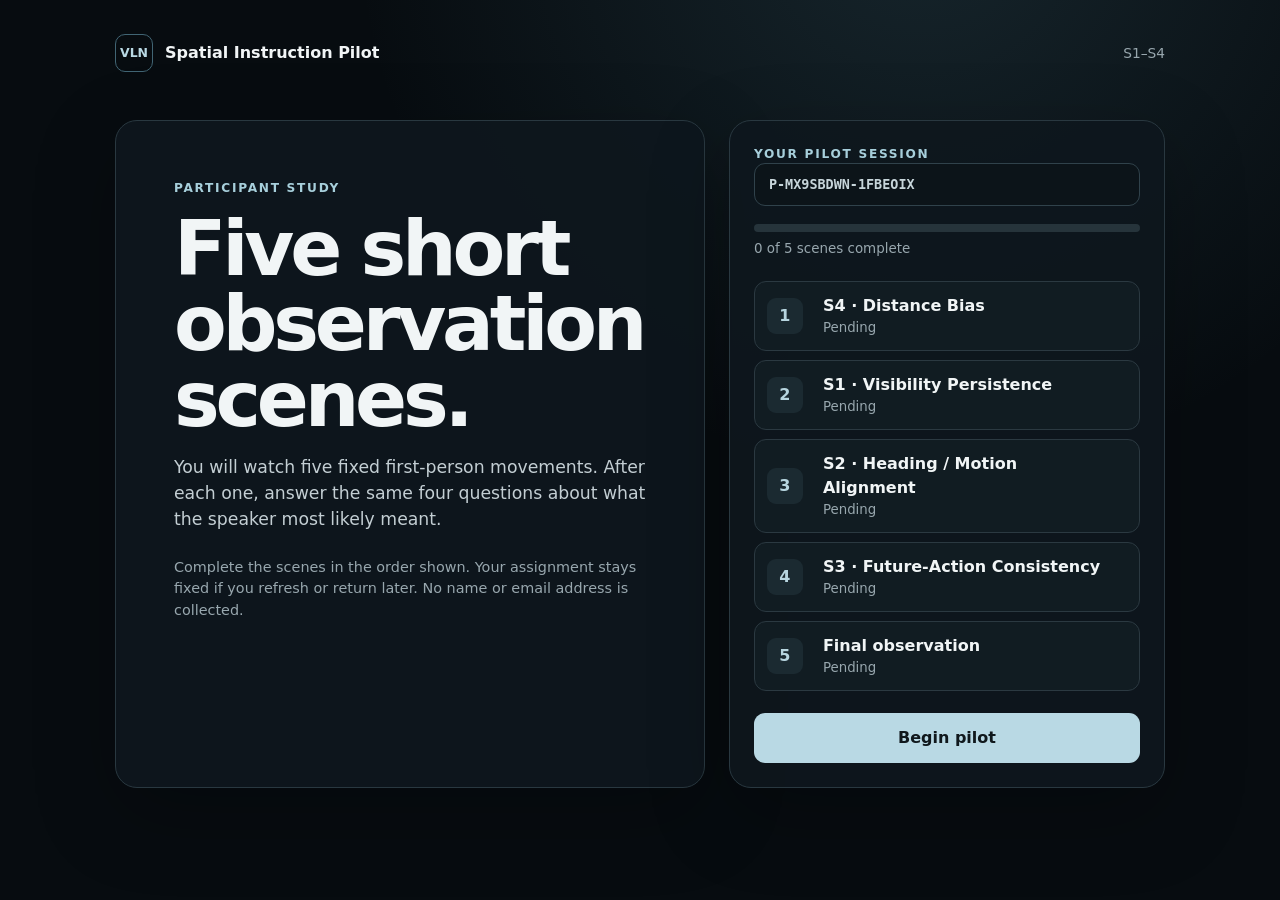
<file: index.html>
<!doctype html>
<html lang="en">
<head>
  <meta charset="utf-8"><meta name="viewport" content="width=device-width,initial-scale=1">
  <title>VLN Spatial Instruction Pilot</title>
  <meta name="description" content="Five-trial pilot for underspecified spatial navigation instructions.">
  <link rel="icon" type="image/svg+xml" href="data:image/svg+xml,%3Csvg xmlns='http://www.w3.org/2000/svg' viewBox='0 0 64 64'%3E%3Crect width='64' height='64' rx='14' fill='%23080d12'/%3E%3Cpath d='M15 45V19h8l9 14 9-14h8v26h-8V31l-9 13-9-13v14z' fill='%23b9d9e4'/%3E%3C/svg%3E">
  <script src="pilot-core.js"></script>
  <style>
    [hidden]{display:none!important}
    :root{color-scheme:dark;--bg:#070c10;--panel:#111a20;--ink:#f1f5f6;--muted:#98a7ae;--line:#293840;--accent:#b9d9e4}*{box-sizing:border-box}body{margin:0;background:radial-gradient(circle at 72% -10%,rgba(76,126,143,.22),transparent 42%),var(--bg);color:var(--ink);font:16px/1.5 Inter,ui-sans-serif,system-ui,-apple-system,"Segoe UI",sans-serif;min-height:100dvh}button,a{font:inherit}.shell{width:min(1050px,calc(100% - 32px));margin:auto;padding:34px 0 54px}.top{display:flex;align-items:center;justify-content:space-between;gap:20px;margin-bottom:48px}.brand{display:flex;align-items:center;gap:12px;font-weight:800}.mark{width:38px;height:38px;display:grid;place-items:center;border:1px solid #416574;border-radius:10px;color:var(--accent);font-size:.78rem}.internal{color:var(--muted);font-size:.86rem;text-decoration:none}.hero{display:grid;grid-template-columns:minmax(0,1.15fr) minmax(330px,.85fr);gap:24px;align-items:stretch}.intro,.status{border:1px solid var(--line);border-radius:22px;background:rgba(14,23,29,.9);box-shadow:0 26px 80px rgba(0,0,0,.25)}.intro{padding:clamp(28px,5vw,58px)}.eyebrow{color:#a7cfdb;text-transform:uppercase;letter-spacing:.14em;font-size:.76rem;font-weight:800}h1{margin:14px 0 18px;max-width:12ch;font-size:clamp(2.4rem,6vw,4.8rem);line-height:.98;letter-spacing:-.055em}.lede{max-width:58ch;color:#c3ced3;font-size:1.08rem}.privacy{margin-top:24px;color:var(--muted);font-size:.9rem}.status{padding:24px}.id{padding:13px 14px;border:1px solid #30424b;border-radius:11px;background:#0c1419;color:#c7d5da;font:700 .84rem ui-monospace,monospace;overflow-wrap:anywhere}.progress{height:8px;margin:18px 0 7px;border-radius:99px;background:#26343b;overflow:hidden}.progress>span{display:block;height:100%;background:linear-gradient(90deg,#7aa9b8,#c0dfe8);width:0}.progress-label{color:var(--muted);font-size:.84rem}.scenes{display:grid;gap:9px;margin:22px 0}.scene{display:grid;grid-template-columns:44px 1fr auto;align-items:center;gap:12px;padding:12px;border:1px solid #2b3941;border-radius:12px;background:#111c22}.scene.done{border-color:#3c6756;background:rgba(55,104,82,.14)}.scene .num{width:36px;height:36px;display:grid;place-items:center;border-radius:9px;background:#1b2a31;color:#b7d5df;font-weight:800}.scene strong{display:block}.scene small{display:block;color:var(--muted)}.badge{font-size:.76rem;color:#b5c3c8}.actions{display:grid;gap:10px}.primary,.secondary{min-height:50px;border-radius:11px;border:1px solid transparent;padding:0 18px;font-weight:800;cursor:pointer}.primary{background:var(--accent);color:#10181c}.secondary{background:#152229;border-color:#354852;color:#dbe6e9}.exports{display:grid;grid-template-columns:1fr 1fr;gap:9px;margin-top:10px}.complete-note{display:none;margin:14px 0;padding:13px;border:1px solid #426a59;border-radius:10px;background:rgba(67,112,91,.16);color:#cbe6d7}@media(max-width:800px){.shell{padding-top:20px}.top{margin-bottom:24px}.hero{grid-template-columns:1fr}.intro{padding:28px}h1{font-size:3rem}}
  </style>
</head>
<body>
  <main class="shell">
    <header class="top"><div class="brand"><span class="mark">VLN</span><span>Spatial Instruction Pilot</span></div><span class="internal">S1–S4</span></header>
    <section class="hero">
      <article class="intro"><div class="eyebrow">Participant study</div><h1>Five short observation scenes.</h1><p class="lede">You will watch five fixed first-person movements. After each one, answer the same four questions about what the speaker most likely meant.</p><p class="privacy">Complete the scenes in the order shown. Your assignment stays fixed if you refresh or return later. No name or email address is collected.</p></article>
      <aside class="status"><div class="eyebrow">Your pilot session</div><div class="id" id="participantId"></div><div class="progress"><span id="progressBar"></span></div><div class="progress-label" id="progressLabel"></div><div class="complete-note" id="completeNote">All five scenes are complete. Thank you.</div><div class="scenes" id="scenes"></div><div class="actions"><button class="primary" id="continueButton">Begin pilot</button><button class="secondary" id="newButton" hidden>Start a new participant</button></div><div class="exports" id="exports" hidden><button class="secondary" id="jsonButton">Export JSON</button><button class="secondary" id="csvButton">Export CSV</button></div></aside>
    </section>
  </main>
  <script>
    const pilot=VLNPilot,participant=pilot.currentParticipant(),done=pilot.completedSet(participant.participantId),next=participant.scenarioOrder.find(s=>!done.has(s));
    document.querySelector('#participantId').textContent=participant.participantId;
    document.querySelector('#progressBar').style.width=`${done.size/5*100}%`;
    document.querySelector('#progressLabel').textContent=`${done.size} of 5 scenes complete`;
    document.querySelector('#scenes').innerHTML=participant.scenarioOrder.map((s,i)=>`<div class="scene ${done.has(s)?'done':''}"><span class="num">${i+1}</span><span><strong>${s==='B0'?'Final observation':`${s} · ${pilot.TITLES[s]}`}</strong><small>${done.has(s)?'Response recorded':'Pending'}</small></span><span class="badge">${done.has(s)?'Complete':''}</span></div>`).join('');
    const continueButton=document.querySelector('#continueButton');
    if(next){continueButton.textContent=done.size?'Continue pilot':'Begin pilot';continueButton.onclick=()=>location.href=pilot.ROUTES[next]}else{continueButton.style.display='none';document.querySelector('#completeNote').style.display='block'}
    const researcherMode=new URLSearchParams(location.search).get('admin')==='1';
    if(researcherMode){document.querySelector('#newButton').hidden=false;document.querySelector('#exports').hidden=false}
    document.querySelector('#newButton').onclick=()=>{const p=pilot.createParticipant();location.href=`index.html?admin=1&participant=${encodeURIComponent(p.participantId)}`};
    document.querySelector('#jsonButton').onclick=pilot.exportJSON;document.querySelector('#csvButton').onclick=pilot.exportCSV;
  </script>
</body></html>
</file>
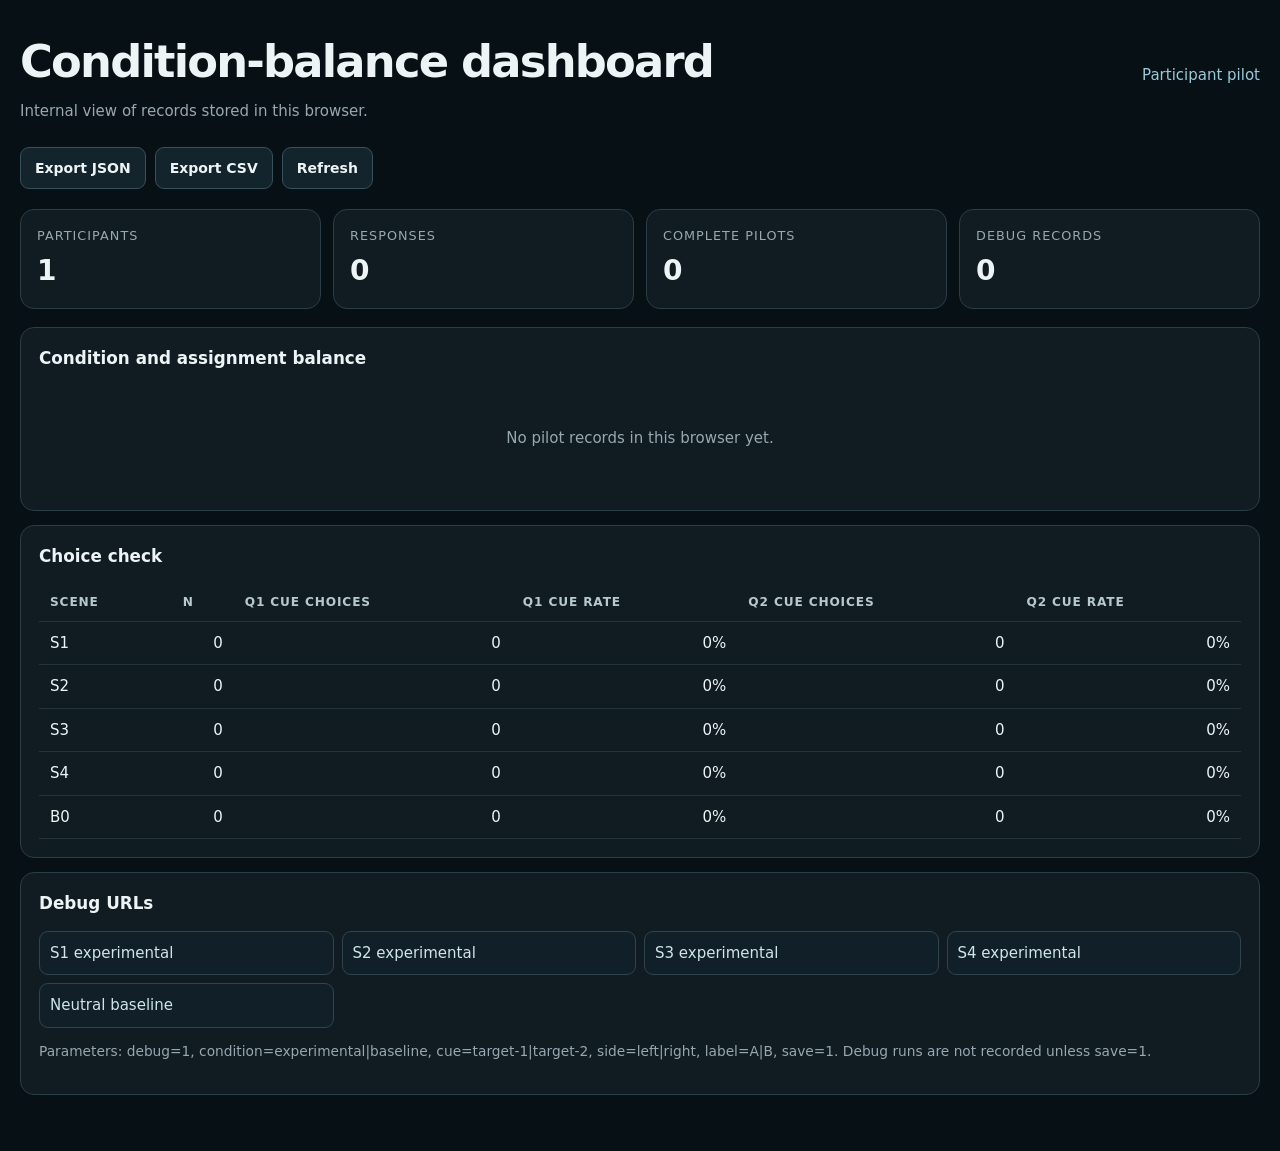
<file: dashboard.html>
<!doctype html>
<html lang="en">
<head>
  <meta charset="utf-8"><meta name="viewport" content="width=device-width,initial-scale=1"><title>Pilot condition balance</title><meta name="robots" content="noindex"><script src="pilot-core.js"></script>
  <style>
    :root{color-scheme:dark;--bg:#071015;--panel:#101b22;--line:#2b3d47;--ink:#edf4f6;--muted:#98a8b0;--accent:#9bc9d8}*{box-sizing:border-box}body{margin:0;background:var(--bg);color:var(--ink);font:15px/1.5 Inter,system-ui,sans-serif}.shell{width:min(1240px,calc(100% - 28px));margin:auto;padding:28px 0 56px}.top{display:flex;align-items:center;justify-content:space-between;gap:16px;margin-bottom:24px}.top a{color:var(--accent);text-decoration:none}h1{margin:0;font-size:clamp(1.7rem,4vw,2.8rem);letter-spacing:-.04em}.sub{color:var(--muted);margin:5px 0 0}.toolbar{display:flex;flex-wrap:wrap;gap:9px;margin:20px 0}button{min-height:42px;padding:0 14px;border:1px solid #38505b;border-radius:9px;background:#14242c;color:var(--ink);font:700 14px system-ui;cursor:pointer}.cards{display:grid;grid-template-columns:repeat(4,1fr);gap:12px;margin:18px 0}.card,.panel{border:1px solid var(--line);border-radius:14px;background:var(--panel)}.card{padding:16px}.card span{display:block;color:var(--muted);font-size:.8rem;text-transform:uppercase;letter-spacing:.08em}.card strong{display:block;margin-top:5px;font-size:1.75rem}.panel{padding:18px;margin-top:14px;overflow:auto}.panel h2{margin:0 0 14px;font-size:1.05rem}.empty{padding:42px 18px;text-align:center;color:var(--muted)}table{width:100%;border-collapse:collapse;min-width:860px}th,td{padding:10px 11px;border-bottom:1px solid #24343c;text-align:left;white-space:nowrap}th{color:#b7c8cf;font-size:.76rem;text-transform:uppercase;letter-spacing:.07em}td.num{text-align:right;font-variant-numeric:tabular-nums}.bar{display:flex;width:180px;height:8px;border-radius:99px;overflow:hidden;background:#24343c}.bar i{display:block;background:var(--accent)}.debug{display:grid;grid-template-columns:repeat(4,1fr);gap:8px}.debug a{padding:10px;border:1px solid #30444e;border-radius:9px;color:#cfe4eb;text-decoration:none;background:#112028}.note{color:var(--muted);font-size:.86rem}@media(max-width:820px){.cards,.debug{grid-template-columns:1fr 1fr}.top{align-items:flex-start;flex-direction:column}}@media(max-width:480px){.cards,.debug{grid-template-columns:1fr}}
  </style>
</head>
<body><main class="shell"><header class="top"><div><h1>Condition-balance dashboard</h1><p class="sub">Internal view of records stored in this browser.</p></div><a href="index.html">Participant pilot</a></header><div class="toolbar"><button id="json">Export JSON</button><button id="csv">Export CSV</button><button id="refresh">Refresh</button></div><section class="cards"><div class="card"><span>Participants</span><strong id="participants">0</strong></div><div class="card"><span>Responses</span><strong id="responses">0</strong></div><div class="card"><span>Complete pilots</span><strong id="complete">0</strong></div><div class="card"><span>Debug records</span><strong id="debugCount">0</strong></div></section><section class="panel"><h2>Condition and assignment balance</h2><div id="balance"></div></section><section class="panel"><h2>Choice check</h2><div id="choices"></div></section><section class="panel"><h2>Debug URLs</h2><div class="debug" id="debugLinks"></div><p class="note">Parameters: debug=1, condition=experimental|baseline, cue=target-1|target-2, side=left|right, label=A|B, save=1. Debug runs are not recorded unless save=1.</p></section></main>
  <script>
    const p=VLNPilot;
    function count(rs,key,value){return rs.filter(r=>r[key]===value).length}
    function table(headers,rows){return`<table><thead><tr>${headers.map(h=>`<th>${h}</th>`).join('')}</tr></thead><tbody>${rows.join('')}</tbody></table>`}
    function render(){
      const data=p.allData(),rs=data.responses||[],ps=Object.values(data.participants||{});
      document.querySelector('#participants').textContent=ps.length;document.querySelector('#responses').textContent=rs.length;document.querySelector('#complete').textContent=ps.filter(x=>(x.completedScenarios||[]).length===5).length;document.querySelector('#debugCount').textContent=rs.filter(x=>x.assignmentSource==='debug').length;
      const rows=p.SCENARIOS.flatMap(s=>(s==='B0'?['baseline']:['experimental']).map(c=>{const x=rs.filter(r=>r.scenario===s&&r.condition===c),left=count(x,'cueTargetSide','left'),right=count(x,'cueTargetSide','right'),a=count(x,'cueTargetLabel','A'),b=count(x,'cueTargetLabel','B'),t1=count(x,'cueTargetId','target-1'),t2=count(x,'cueTargetId','target-2');return`<tr><td>${s}</td><td>${c}</td><td class="num">${x.length}</td><td class="num">${left} / ${right}</td><td class="num">${a} / ${b}</td><td class="num">${t1} / ${t2}</td><td><div class="bar"><i style="width:${x.length?left/x.length*100:0}%"></i></div></td></tr>`}));
      document.querySelector('#balance').innerHTML=rs.length?table(['Scene','Condition','N','Cue side L/R','Cue label A/B','Cue ID 1/2','Left share'],rows):'<div class="empty">No pilot records in this browser yet.</div>';
      const choiceRows=p.SCENARIOS.map(s=>{const x=rs.filter(r=>r.scenario===s),cue=x.filter(r=>r.q1Answer===`Chair ${r.cueTargetLabel}`).length,forced=x.filter(r=>r.q2Answer===`Chair ${r.cueTargetLabel}`).length;return`<tr><td>${s}</td><td class="num">${x.length}</td><td class="num">${cue}</td><td class="num">${x.length?Math.round(cue/x.length*100):0}%</td><td class="num">${forced}</td><td class="num">${x.length?Math.round(forced/x.length*100):0}%</td></tr>`});
      document.querySelector('#choices').innerHTML=table(['Scene','N','Q1 cue choices','Q1 cue rate','Q2 cue choices','Q2 cue rate'],choiceRows);
      document.querySelector('#debugLinks').innerHTML=p.SCENARIOS.map(s=>{const sep=p.ROUTES[s].includes('?')?'&':'?';const condition=s==='B0'?'baseline':'experimental';return`<a href="${p.ROUTES[s]}${sep}debug=1&condition=${condition}&cue=target-1&side=left&label=A">${s==='B0'?'Neutral baseline':`${s} experimental`}</a>`}).join('');
    }
    document.querySelector('#json').onclick=p.exportJSON;document.querySelector('#csv').onclick=p.exportCSV;document.querySelector('#refresh').onclick=render;render();
  </script>
</body></html>
</file>
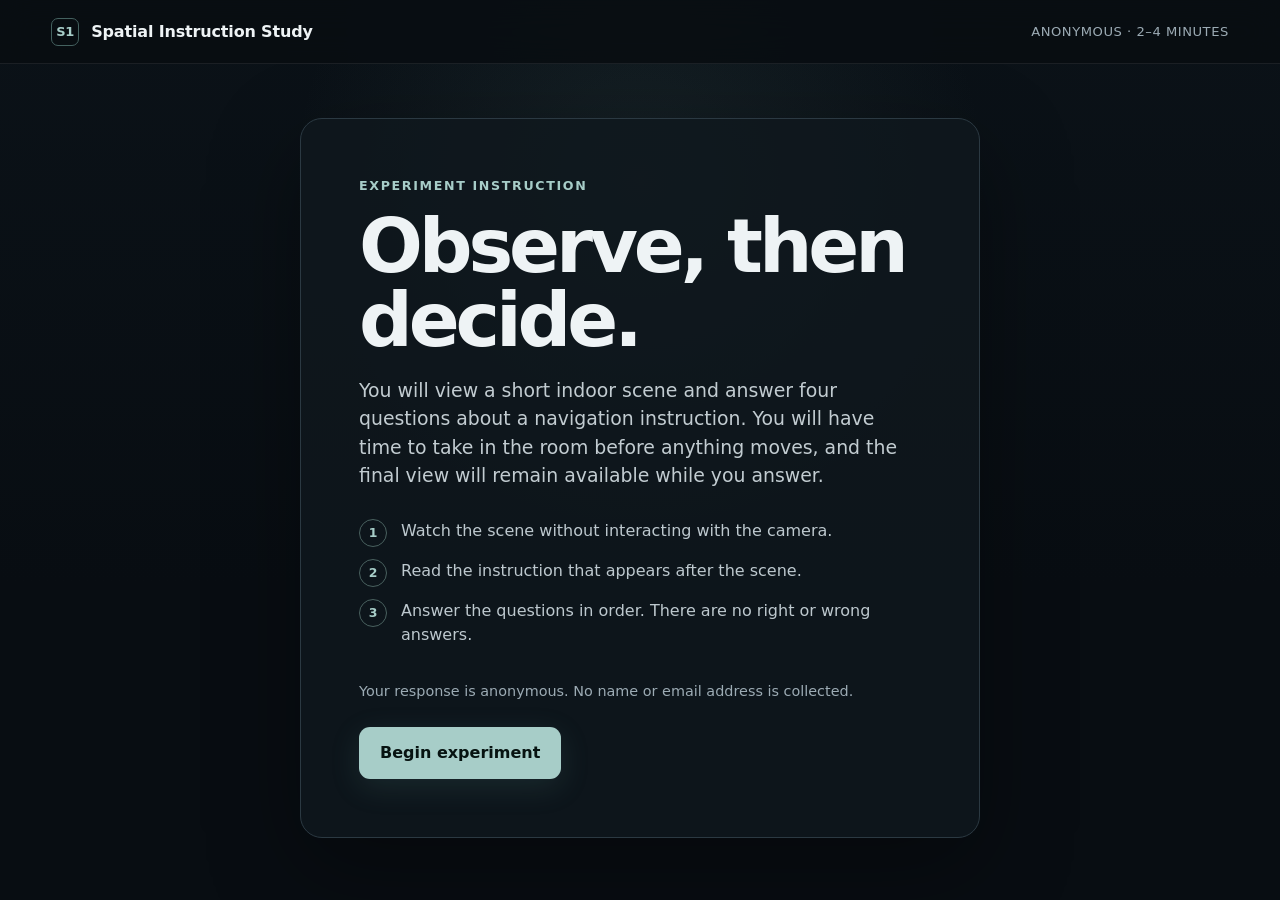
<file: s1.html>
<!doctype html>
<html lang="en">
<head>
  <meta charset="UTF-8" />
  <meta name="viewport" content="width=device-width, initial-scale=1.0" />
  <meta name="description" content="A controlled spatial instruction study." />
  <meta name="theme-color" content="#0b1117" />
  <link rel="icon" type="image/svg+xml" href="data:image/svg+xml,%3Csvg xmlns='http://www.w3.org/2000/svg' viewBox='0 0 32 32'%3E%3Crect width='32' height='32' rx='7' fill='%230b1117'/%3E%3Cpath d='M7 23V11h7v12M18 23V7h7v16' fill='none' stroke='%2378a8a1' stroke-width='3' stroke-linecap='round'/%3E%3C/svg%3E" />
  <title>Spatial Instruction Study</title>
  <link rel="stylesheet" href="pilot.css" />
  <script src="pilot-core.js"></script>
  <style>
    :root {
      color-scheme: dark;
      --ink: #eef3f5;
      --muted: #9cabb4;
      --panel: rgba(16, 24, 31, 0.94);
      --panel-solid: #10181f;
      --line: #2b3942;
      --accent: #79a9a3;
      --accent-strong: #a7cdc8;
      --danger: #e9a6a6;
      --bg: #080d12;
    }

    * { box-sizing: border-box; }
    html, body { margin: 0; min-height: 100%; background: var(--bg); color: var(--ink); }
    body {
      font-family: Inter, ui-sans-serif, system-ui, -apple-system, BlinkMacSystemFont, "Segoe UI", sans-serif;
      line-height: 1.5;
      overflow-x: hidden;
    }
    button, textarea, input { font: inherit; }
    button { cursor: pointer; }

    .app { min-height: 100dvh; position: relative; }
    .topbar {
      position: fixed;
      z-index: 30;
      inset: 0 0 auto 0;
      height: 64px;
      display: flex;
      align-items: center;
      justify-content: space-between;
      padding: 0 clamp(18px, 4vw, 56px);
      border-bottom: 1px solid rgba(255,255,255,.08);
      background: rgba(8,13,18,.88);
      backdrop-filter: blur(16px);
    }
    .brand { display: flex; align-items: center; gap: 12px; font-weight: 650; letter-spacing: -.01em; }
    .brand-mark {
      width: 28px; height: 28px; border: 1px solid #44615f; border-radius: 7px;
      display: grid; place-items: center; color: var(--accent-strong); font-size: 13px;
    }
    .study-meta { color: var(--muted); font-size: .82rem; letter-spacing: .04em; text-transform: uppercase; }

    .intro, .finish {
      min-height: 100dvh;
      display: grid;
      place-items: center;
      padding: 96px 20px 40px;
      background:
        radial-gradient(circle at 50% 20%, rgba(79,112,110,.16), transparent 36%),
        linear-gradient(180deg, #0b1218, #080d12 65%);
    }
    .intro-card, .finish-card {
      width: min(680px, 100%);
      border: 1px solid var(--line);
      background: rgba(15,23,30,.83);
      box-shadow: 0 30px 90px rgba(0,0,0,.34);
      padding: clamp(28px, 6vw, 58px);
      border-radius: 22px;
    }
    .eyebrow { color: var(--accent-strong); font-size: .79rem; letter-spacing: .13em; text-transform: uppercase; font-weight: 700; }
    h1 { margin: 14px 0 16px; font-size: clamp(2.1rem, 7vw, 4.7rem); line-height: .98; letter-spacing: -.055em; max-width: 11ch; }
    .lede { color: #c2ccd1; font-size: clamp(1rem, 2vw, 1.18rem); max-width: 54ch; }
    .steps { display: grid; gap: 12px; margin: 30px 0 34px; padding: 0; list-style: none; counter-reset: study; }
    .steps li { counter-increment: study; display: grid; grid-template-columns: 30px 1fr; gap: 12px; color: #bdc8ce; }
    .steps li::before {
      content: counter(study); width: 26px; height: 26px; border-radius: 50%; border: 1px solid #49615f;
      display: grid; place-items: center; color: var(--accent-strong); font-size: .78rem; font-weight: 700;
    }
    .privacy-note { color: var(--muted); font-size: .9rem; margin: 0 0 24px; }
    .primary {
      border: 0; border-radius: 11px; background: var(--accent-strong); color: #071311; font-weight: 750;
      padding: 14px 21px; min-height: 50px; box-shadow: 0 8px 30px rgba(93,151,143,.16);
    }
    .primary:hover { background: #bce1dc; }
    .primary:focus-visible, .secondary:focus-visible, .choice:focus-visible, textarea:focus-visible, input:focus-visible {
      outline: 3px solid rgba(167,205,200,.34); outline-offset: 2px;
    }
    .primary:disabled { opacity: .42; cursor: not-allowed; }
    .secondary { border: 1px solid var(--line); color: var(--ink); background: transparent; border-radius: 9px; padding: 10px 14px; }

    .experiment { min-height: 100dvh; padding-top: 64px; background: #05090c; }
    .viewport-shell { position: relative; width: 100%; height: calc(100dvh - 64px); min-height: 540px; overflow: hidden; }
    .scene-pane { position: absolute; inset: 0; min-width: 0; overflow: hidden; }
    #scene { width: 100%; height: 100%; display: block; }
    .scene-vignette { pointer-events: none; position: absolute; inset: 0; box-shadow: inset 0 0 100px 20px rgba(0,0,0,.48); }
    .scene-status {
      position: absolute; left: 24px; top: 22px; z-index: 4;
      display: flex; align-items: center; gap: 10px;
      color: #e1e7e9; font-size: .9rem; padding: 9px 13px; border-radius: 999px;
      background: rgba(8,13,18,.64); border: 1px solid rgba(255,255,255,.12); backdrop-filter: blur(10px);
    }
    .status-pulse { width: 8px; height: 8px; border-radius: 50%; background: #9fb9b4; box-shadow: 0 0 0 5px rgba(159,185,180,.1); }
    .progress-track { position: absolute; z-index: 5; left: 24px; right: 24px; bottom: 20px; height: 3px; background: rgba(255,255,255,.18); border-radius: 3px; overflow: hidden; }
    .progress-fill { height: 100%; width: 0; background: var(--accent-strong); transform-origin: left; }
    .chair-label {
      position: absolute; z-index: 6; transform: translate(-50%, -50%); display: none;
      background: rgba(7,12,16,.88); color: white; border: 1px solid rgba(255,255,255,.35);
      border-radius: 8px; padding: 7px 11px; font-weight: 700; font-size: .88rem; box-shadow: 0 8px 26px rgba(0,0,0,.3);
    }

    .question-layer {
      position: absolute; z-index: 10; inset: 0; display: none; align-items: flex-end; justify-content: center;
      padding: 24px; background: linear-gradient(180deg, transparent 30%, rgba(3,7,10,.82));
    }
    .question-card {
      width: min(760px, 100%); max-height: 84vh; overflow: auto;
      background: var(--panel); border: 1px solid var(--line); border-radius: 18px;
      padding: clamp(20px, 4vw, 34px); box-shadow: 0 24px 70px rgba(0,0,0,.48); backdrop-filter: blur(18px);
    }
    .viewport-shell.questions-active {
      display: grid;
      grid-template-columns: minmax(0, 1fr) minmax(390px, 520px);
      background: #0a1015;
    }
    .questions-active .scene-pane { position: relative; inset: auto; height: 100%; }
    .questions-active .question-layer {
      position: relative; inset: auto; display: flex; align-items: center;
      padding: 24px; background: #0a1015; border-left: 1px solid var(--line);
    }
    .questions-active .question-card {
      max-height: calc(100dvh - 112px); background: #10181f; box-shadow: none;
    }
    .instruction {
      display: inline-block; margin: 0 0 22px; padding: 11px 14px; border-left: 3px solid var(--accent);
      color: #e7edef; background: rgba(121,169,163,.09); font-weight: 620;
    }
    .question-index { color: var(--accent-strong); text-transform: uppercase; letter-spacing: .12em; font-size: .75rem; font-weight: 750; }
    h2 { margin: 8px 0 20px; font-size: clamp(1.35rem, 3vw, 1.9rem); line-height: 1.23; letter-spacing: -.025em; }
    .choices { display: grid; gap: 10px; margin-bottom: 22px; }
    .choice {
      width: 100%; text-align: left; display: flex; align-items: center; gap: 13px;
      border: 1px solid #34434c; color: #dce4e7; background: #121c23; border-radius: 11px; padding: 14px 15px; min-height: 52px;
    }
    .choice:hover { border-color: #66827f; background: #152229; }
    .choice.selected { border-color: var(--accent-strong); background: rgba(121,169,163,.13); color: white; }
    .choice-dot { width: 17px; height: 17px; border: 1px solid #718088; border-radius: 50%; flex: 0 0 auto; }
    .choice.selected .choice-dot { border: 5px solid var(--accent-strong); }
    .check .choice-dot { border-radius: 4px; }
    .check.selected .choice-dot { background: var(--accent-strong); border-color: var(--accent-strong); box-shadow: inset 0 0 0 3px #152229; }
    textarea, .other-input {
      width: 100%; border: 1px solid #34434c; border-radius: 11px; background: #0d151b; color: white;
      padding: 14px; min-height: 132px; resize: vertical; font-size: 1rem;
    }
    .other-input { min-height: auto; display: none; margin: -10px 0 18px; }
    .question-actions { display: flex; justify-content: flex-end; gap: 10px; margin-top: 18px; }
    .validation { min-height: 24px; margin: 8px 0 0; color: var(--danger); font-size: .88rem; }

    .preview-panel {
      position: fixed; z-index: 50; top: 78px; right: 16px; width: min(310px, calc(100vw - 32px));
      background: rgba(11,17,23,.96); border: 1px solid #3a4a54; border-radius: 14px; padding: 16px;
      box-shadow: 0 20px 60px rgba(0,0,0,.4); display: none;
    }
    .preview-panel h3 { margin: 0 0 6px; font-size: 1rem; }
    .preview-panel p { margin: 0 0 13px; color: var(--muted); font-size: .82rem; }
    .preview-grid { display: grid; grid-template-columns: repeat(4, 1fr); gap: 7px; }
    .preview-grid button { border: 1px solid #3a4a54; border-radius: 8px; padding: 8px 5px; background: #121c23; color: #e7edef; }
    .preview-row { display: flex; gap: 8px; margin-top: 9px; }
    .preview-row button { flex: 1; }
    .preview-value { margin-top: 11px; font-size: .78rem; color: #c3cdd2; }
    .validation-drawer {
      position: fixed; z-index: 49; left: 16px; top: 78px; width: min(400px, calc(100vw - 32px));
      max-height: calc(100dvh - 94px); overflow: auto; display: none; padding: 14px;
      border: 1px solid #3a4a54; border-radius: 14px; background: rgba(11,17,23,.97);
    }
    .validation-drawer h3 { margin: 0 0 10px; }
    #topdown { width: 100%; height: auto; display: block; border-radius: 10px; background: #eef1ed; }
    .metrics { display: grid; grid-template-columns: 1fr 1fr; gap: 7px; margin-top: 10px; }
    .metric { padding: 9px; border: 1px solid #314049; border-radius: 9px; background: #111c22; }
    .metric strong { display: block; font-size: .92rem; }
    .metric span { color: var(--muted); font-size: .72rem; }
    .artifact-gallery { display: grid; gap: 10px; margin-top: 12px; }
    .artifact-gallery figure { margin: 0; }
    .artifact-gallery img,.artifact-gallery video { width: 100%; display: block; border-radius: 9px; border: 1px solid #33434b; }
    .artifact-gallery figcaption { margin-top: 4px; color: var(--muted); font-size: .76rem; }
    .artifact-gallery a { color: var(--accent-strong); }

    .finish-card h1 { max-width: 12ch; }
    .record-code { display: inline-block; margin-top: 16px; color: var(--muted); font: .85rem ui-monospace, SFMono-Regular, Menlo, monospace; }
    .hidden { display: none !important; }

    @media (max-width: 900px) {
      .study-meta { display: none; }
      .topbar { height: 58px; padding-inline: 16px; }
      .experiment { padding-top: 58px; }
      .viewport-shell { height: calc(100dvh - 58px); }
      .viewport-shell.questions-active {
        height: auto; min-height: calc(100dvh - 58px); overflow: visible;
        grid-template-columns: 1fr; grid-template-rows: 42vh auto;
      }
      .questions-active .scene-pane { position: sticky; top: 58px; z-index: 2; height: 42vh; min-height: 280px; }
      .question-layer { padding: 10px; }
      .questions-active .question-layer {
        min-height: calc(58vh - 58px); padding: 12px 10px 22px; border-left: 0; border-top: 1px solid var(--line);
        align-items: flex-start;
      }
      .question-card { border-radius: 15px; max-height: 88vh; }
      .questions-active .question-card { max-height: none; overflow: visible; width: 100%; }
      .scene-status { left: 12px; top: 12px; }
      .progress-track { left: 12px; right: 12px; bottom: 12px; }
      .chair-label { font-size: .78rem; padding: 6px 8px; }
    }

    @media (prefers-reduced-motion: reduce) {
      * { scroll-behavior: auto !important; }
    }
  </style>
</head>
<body>
  <main class="app">
    <header class="topbar">
      <div class="brand"><span class="brand-mark" aria-hidden="true">S1</span><span>Spatial Instruction Study</span></div>
      <div class="study-meta">Anonymous · 2–4 minutes</div>
    </header>

    <section class="intro" id="intro">
      <div class="intro-card">
        <div class="eyebrow">Experiment instruction</div>
        <h1>Observe, then decide.</h1>
        <p class="lede">You will view a short indoor scene and answer four questions about a navigation instruction. You will have time to take in the room before anything moves, and the final view will remain available while you answer.</p>
        <ol class="steps">
          <li>Watch the scene without interacting with the camera.</li>
          <li>Read the instruction that appears after the scene.</li>
          <li>Answer the questions in order. There are no right or wrong answers.</li>
        </ol>
        <p class="privacy-note">Your response is anonymous. No name or email address is collected.</p>
        <button class="primary" id="beginButton">Begin experiment</button>
      </div>
    </section>

    <section class="experiment hidden" id="experiment" aria-label="Indoor observation scene">
      <div class="viewport-shell" id="viewportShell">
        <div class="scene-pane" id="scenePane">
          <canvas id="scene"></canvas>
          <div class="scene-vignette"></div>
          <div class="scene-status"><span class="status-pulse"></span><span id="statusText">Loading scene…</span></div>
          <div class="progress-track" id="progressTrack"><div class="progress-fill" id="progressFill"></div></div>
          <div class="chair-label" id="labelA">Chair A</div>
          <div class="chair-label" id="labelB">Chair B</div>
        </div>

        <div class="question-layer" id="questionLayer">
          <section class="question-card" aria-live="polite">
            <p class="instruction">“Go to the chair and stop beside it.”</p>
            <div id="questionContent"></div>
          </section>
        </div>
      </div>
    </section>

    <section class="finish hidden" id="finish">
      <div class="finish-card">
        <div class="eyebrow">Complete</div>
        <h1>Thank you.</h1>
        <p class="lede">Your response has been recorded.</p>
        <span class="record-code" id="recordCode"></span>
      </div>
    </section>

    <aside class="preview-panel" id="previewPanel" aria-label="Researcher preview controls">
      <h3>Researcher preview</h3>
      <p>Inspect visibility at each controlled moment. These controls never appear in the participant link.</p>
      <div class="preview-grid">
        <button data-frame="0">t0</button><button data-frame="1">t1</button><button data-frame="2">t2</button><button data-frame="3">t3</button>
      </div>
      <div class="preview-row">
        <button class="secondary" id="conditionButton">Visibility unequal</button>
        <button class="secondary" id="toggleSide">Cue: left</button>
      </div>
      <div class="preview-row">
        <button class="secondary" id="questionButton">Question page</button>
        <button class="secondary" id="replayButton">Replay 6.2 s</button>
      </div>
      <div class="preview-row">
        <button class="secondary" id="layoutButton">Layout + metrics</button>
        <button class="secondary" id="recordButton">Record WebM</button>
      </div>
      <div class="preview-row">
        <button class="secondary" id="exportButton">Export pilot JSON</button>
      </div>
      <div class="preview-value" id="previewValue"></div>
    </aside>
    <aside class="validation-drawer" id="validationDrawer">
      <h3>Variable check</h3>
      <canvas id="topdown" width="720" height="540"></canvas>
      <div class="metrics"><div class="metric"><strong>4.45 / 4.45 m</strong><span>Final camera-to-chair distance</span></div><div class="metric"><strong>±45°</strong><span>Final heading relation</span></div><div class="metric"><strong id="visibilityMetric">persistent / interrupted</strong><span>Visibility history</span></div><div class="metric"><strong>clear / clear</strong><span>Final visibility</span></div></div>
      <div class="artifact-gallery" id="artifactGallery"></div>
    </aside>
  </main>

  <script type="module">
import * as THREE from './three.module.js';

    const INSTRUCTION='Go to the chair and stop beside it.';
    const CONFIG = {
      durationMs: 6200,
      settleMs: 3000,
      decisionHoldMs: 4000,
      baselineObserveMs: 5000,
      chair: {
        left: new THREE.Vector3(-3.15, 0, -3.45),
        right: new THREE.Vector3(3.15, 0, -3.45),
        rotationY: 0
      },
      camera: {
        height: 1.66,
        keyframes: [
          { t: 0, position: new THREE.Vector3(0, 1.66, 8.2) },
          { t: 0.30, position: new THREE.Vector3(0, 1.66, 6.45) },
          { t: 0.62, position: new THREE.Vector3(0, 1.66, 4.92) },
          { t: 1, position: new THREE.Vector3(0, 1.66, 1.00) }
        ],
        lookAt: new THREE.Vector3(0, 1.04, -3.05)
      },
      occluder: {
        xMagnitude: 1.30,
        z: 1.50,
        width: .80,
        depth: .80,
        height: 3.5
      },
      hall: { width: 15, depth: 20, height: 4.3 }
    };

    const params = new URLSearchParams(location.search);
    const isPreview = params.get('preview') === '1';
    const isNeutralBaseline=new URLSearchParams(location.search).get('trial')==='baseline';
    const pilotAssignment=VLNPilot.assignmentFor(isNeutralBaseline?'B0':'S1');
    const assignment={condition:pilotAssignment.condition,group:'trajectory',persistentSide:pilotAssignment.cueTargetSide,occludedSide:pilotAssignment.nonCueTargetSide,persistentLabel:pilotAssignment.cueTargetLabel,occludedLabel:pilotAssignment.nonCueTargetLabel};

    const participantId = pilotAssignment.participantId;
    const state = {
      stage: 'intro', question: 1, answer1: '', answer2: '', answer3: '', factors: [], other: '',
      watchStartedAt: null, watchEndedAt: null, questionShownAt: null, q1SubmittedAt: null,
      playbackStart: null, playing: false, holdingFinal: false, progress: 0
    };

    const intro = document.querySelector('#intro');
    const experiment = document.querySelector('#experiment');
    const finish = document.querySelector('#finish');
    const beginButton = document.querySelector('#beginButton');
    const questionLayer = document.querySelector('#questionLayer');
    const questionContent = document.querySelector('#questionContent');
    const statusText = document.querySelector('#statusText');
    const progressTrack = document.querySelector('#progressTrack');
    const progressFill = document.querySelector('#progressFill');
    const labelA = document.querySelector('#labelA');
    const labelB = document.querySelector('#labelB');
    const previewPanel = document.querySelector('#previewPanel');
    const previewValue = document.querySelector('#previewValue');

    const validationDrawer = document.querySelector('#validationDrawer');
    const artifactGallery = document.querySelector('#artifactGallery');
    let renderer, scene, camera, clock, chairA, chairB, occluder, occluderBase, animationId, mediaRecorder, recordChunks=[];

    function makeMaterial(color, roughness = .76, metalness = .03) {
      return new THREE.MeshStandardMaterial({ color, roughness, metalness });
    }

    function addBox(parent, size, position, material, radius = 0) {
      const mesh = new THREE.Mesh(new THREE.BoxGeometry(size.x, size.y, size.z, 2, 2, 2), material);
      mesh.position.copy(position);
      mesh.castShadow = true;
      mesh.receiveShadow = true;
      parent.add(mesh);
      return mesh;
    }

    function createChair(position) {
      const root = new THREE.Group();
      const upholstery = makeMaterial(0x365762, .88);
      const frame = makeMaterial(0x20272c, .45, .35);
      addBox(root, new THREE.Vector3(1.18, .18, 1.06), new THREE.Vector3(0, .93, 0), upholstery);
      addBox(root, new THREE.Vector3(1.18, 1.12, .18), new THREE.Vector3(0, 1.53, .44), upholstery);
      [-.47, .47].forEach(x => [-.38, .38].forEach(z => {
        addBox(root, new THREE.Vector3(.1, .82, .1), new THREE.Vector3(x, .43, z), frame);
      }));
      addBox(root, new THREE.Vector3(1.06, .08, .08), new THREE.Vector3(0, .08, -.38), frame);
      root.position.copy(position);
      root.rotation.y = CONFIG.chair.rotationY;
      scene.add(root);
      return root;
    }

    function initScene() {
      const canvas = document.querySelector('#scene');
      renderer = new THREE.WebGLRenderer({ canvas, antialias: true, powerPreference: 'high-performance' });
      renderer.setPixelRatio(Math.min(devicePixelRatio, 1.75));
      renderer.outputColorSpace = THREE.SRGBColorSpace;
      renderer.shadowMap.enabled = true;
      renderer.shadowMap.type = THREE.PCFSoftShadowMap;
      renderer.toneMapping = THREE.ACESFilmicToneMapping;
      renderer.toneMappingExposure = 1.06;

      scene = new THREE.Scene();
      scene.background = new THREE.Color(0x131a1e);
      scene.fog = new THREE.Fog(0x131a1e, 13, 27);
      camera = new THREE.PerspectiveCamera(55, 1, .1, 80);
      clock = new THREE.Clock();

      const floor = new THREE.Mesh(new THREE.PlaneGeometry(CONFIG.hall.width, CONFIG.hall.depth), makeMaterial(0x8f9290, .95));
      floor.rotation.x = -Math.PI / 2;
      floor.position.z = 1;
      floor.receiveShadow = true;
      scene.add(floor);

      const wallMat = makeMaterial(0xd8d5cc, .92);
      addBox(scene, new THREE.Vector3(CONFIG.hall.width, CONFIG.hall.height, .22), new THREE.Vector3(0, CONFIG.hall.height / 2, -7), wallMat);
      addBox(scene, new THREE.Vector3(.22, CONFIG.hall.height, CONFIG.hall.depth), new THREE.Vector3(-7.5, CONFIG.hall.height / 2, 1), wallMat);
      addBox(scene, new THREE.Vector3(.22, CONFIG.hall.height, CONFIG.hall.depth), new THREE.Vector3(7.5, CONFIG.hall.height / 2, 1), wallMat);

      const insetMat = makeMaterial(0x56636a, .78);
      [-4.8, 4.8].forEach(x => {
        addBox(scene, new THREE.Vector3(2.8, 2.25, .12), new THREE.Vector3(x, 1.7, -6.84), insetMat);
        addBox(scene, new THREE.Vector3(2.25, .11, .42), new THREE.Vector3(x, .56, -6.65), makeMaterial(0x252c30, .5, .1));
      });

      const ceiling = new THREE.Mesh(new THREE.PlaneGeometry(CONFIG.hall.width, CONFIG.hall.depth), makeMaterial(0xc3c2bd, .9));
      ceiling.rotation.x = Math.PI / 2;
      ceiling.position.set(0, CONFIG.hall.height, 1);
      scene.add(ceiling);

      const rug = new THREE.Mesh(new THREE.PlaneGeometry(7.9, 4.8), makeMaterial(0x343d3f, 1));
      rug.rotation.x = -Math.PI / 2;
      rug.position.set(0, .012, -2.7);
      rug.receiveShadow = true;
      scene.add(rug);

      chairA = createChair(CONFIG.chair.left);
      chairB = createChair(CONFIG.chair.right);

      const occX = 0;
      occluder = addBox(
        scene,
        new THREE.Vector3(CONFIG.occluder.width, CONFIG.occluder.height, CONFIG.occluder.depth),
        new THREE.Vector3(occX, CONFIG.occluder.height / 2, CONFIG.occluder.z),
        makeMaterial(0xb8b8b2, .9)
      );
      occluderBase = addBox(scene, new THREE.Vector3(CONFIG.occluder.width + .13, .12, CONFIG.occluder.depth + .13), new THREE.Vector3(occX, .06, CONFIG.occluder.z), makeMaterial(0x656965, .72));
      occluderBase.castShadow = true;
      applyAssignment();

      const hemi = new THREE.HemisphereLight(0xeaf1f2, 0x586068, 1.8);
      scene.add(hemi);
      const key = new THREE.DirectionalLight(0xfff5df, 3.4);
      key.position.set(-2.5, 7, 6);
      key.castShadow = true;
      key.shadow.mapSize.set(1536, 1536);
      key.shadow.camera.left = -8; key.shadow.camera.right = 8; key.shadow.camera.top = 8; key.shadow.camera.bottom = -8;
      scene.add(key);

      [-4.6, 0, 4.6].forEach(x => [5.6, .2, -5.2].forEach(z => {
        const light = new THREE.PointLight(0xfff6e8, 16, 9, 1.8);
        light.position.set(x, 3.95, z);
        scene.add(light);
        const panel = new THREE.Mesh(new THREE.BoxGeometry(1.8, .035, .42), new THREE.MeshBasicMaterial({ color: 0xf5ead8 }));
        panel.position.set(x, 4.15, z);
        scene.add(panel);
      }));

      const planterMat = makeMaterial(0x727875, .85);
      [-6.35, 6.35].forEach(x => {
        addBox(scene, new THREE.Vector3(.78, .68, .78), new THREE.Vector3(x, .34, -4.9), planterMat);
        const plant = new THREE.Mesh(new THREE.SphereGeometry(.68, 12, 8), makeMaterial(0x435748, 1));
        plant.scale.y = 1.35; plant.position.set(x, 1.16, -4.9); plant.castShadow = true; scene.add(plant);
      });

      setCameraAt(0);
      resize();
      window.addEventListener('resize', resize);
      animate();
      statusText.textContent = 'Ready to observe';
    }

    function applyAssignment(){
      if(!chairA||!chairB||!occluder||!occluderBase)return;
      const cuePosition=CONFIG.chair[assignment.persistentSide],otherPosition=CONFIG.chair[assignment.occludedSide];
      chairA.position.copy(assignment.persistentLabel==='A'?cuePosition:otherPosition);
      chairB.position.copy(assignment.persistentLabel==='B'?cuePosition:otherPosition);
      const experimental=assignment.condition==='experimental';
      const x=experimental?(assignment.occludedSide==='right'?1:-1)*CONFIG.occluder.xMagnitude:0;
      const z=experimental?CONFIG.occluder.z:-6.25;
      occluder.position.set(x,CONFIG.occluder.height/2,z);occluderBase.position.set(x,.06,z);
      updatePreviewReadout();
    }

    function resize() {
      if (!renderer) return;
      const shell = document.querySelector('#scenePane');
      const width = shell.clientWidth;
      const height = shell.clientHeight;
      renderer.setSize(width, height, false);
      camera.aspect = width / height;
      const horizontalFov = THREE.MathUtils.degToRad(state.stage === 'questions' ? 92 : 82);
      const responsiveFov = THREE.MathUtils.radToDeg(2 * Math.atan(Math.tan(horizontalFov / 2) / camera.aspect));
      camera.fov = Math.max(50, Math.min(94, responsiveFov));
      camera.updateProjectionMatrix();
    }

    function easeInOut(t) { return t < .5 ? 4*t*t*t : 1 - Math.pow(-2*t + 2, 3) / 2; }

    function cameraPositionAt(progress) {
      const frames = CONFIG.camera.keyframes;
      for (let i = 0; i < frames.length - 1; i++) {
        if (progress <= frames[i + 1].t) {
          const local = (progress - frames[i].t) / (frames[i + 1].t - frames[i].t);
          return new THREE.Vector3().lerpVectors(frames[i].position, frames[i + 1].position, easeInOut(Math.max(0, Math.min(1, local))));
        }
      }
      return frames.at(-1).position.clone();
    }

    function setCameraAt(progress) {
      state.progress = Math.max(0, Math.min(1, progress));
      camera.position.copy(cameraPositionAt(state.progress));
      camera.lookAt(CONFIG.camera.lookAt);
      progressFill.style.width = `${state.progress * 100}%`;
      updateLabels();
      if (isPreview) updatePreviewReadout();
    }

    function animate(now = performance.now()) {
      animationId = requestAnimationFrame(animate);
      if (state.playing) {
        const elapsed = now - state.playbackStart;
        if (elapsed < 0) {
          setCameraAt(0);
          statusText.textContent = 'Take a moment to observe the room';
          renderer.render(scene, camera);
          return;
        }
        const progress = Math.min(1, elapsed / CONFIG.durationMs);
        setCameraAt(progress);
        statusText.textContent = 'Observation in progress';
        if (progress >= 1) endObservation();
      }
      renderer.render(scene, camera);
      updateLabels();
    }

    function startExperiment() {
      intro.classList.add('hidden');
      experiment.classList.remove('hidden');
      resize();
      state.watchStartedAt = performance.now();
      if (assignment.group === 'trajectory') {
        setCameraAt(0);
        state.playbackStart = performance.now() + CONFIG.settleMs;
        state.playing = true;
        statusText.textContent = 'Take a moment to observe the room';
      } else {
        setCameraAt(1);
        state.playing = false;
        statusText.textContent = 'Take a moment to observe the room';
        progressTrack.classList.add('hidden');
        setTimeout(endObservation, CONFIG.baselineObserveMs);
      }
    }

    function endObservation() {
      if (state.stage === 'questions') return;
      if (isPreview) {
        state.stage = 'questions';
        state.playing = false;
        setCameraAt(1);
        statusText.textContent = 'Preview · t3';
        progressTrack.classList.add('hidden');
        labelA.style.display = 'block';
        labelB.style.display = 'block';
        questionLayer.style.display = 'none';
        return;
      }
      if (assignment.group === 'trajectory' && !state.holdingFinal) {
        state.holdingFinal = true;
        state.playing = false;
        setCameraAt(1);
        state.watchEndedAt = performance.now();
        statusText.textContent = 'Observe the final view';
        progressTrack.classList.add('hidden');
        setTimeout(showQuestions, CONFIG.decisionHoldMs);
        return;
      }
      state.watchEndedAt = state.watchEndedAt || performance.now();
      showQuestions();
    }

    function showQuestions() {
      if (state.stage === 'questions') return;
      state.stage = 'questions';
      state.playing = false;
      setCameraAt(1);
      statusText.textContent = 'Decision point';
      progressTrack.classList.add('hidden');
      document.querySelector('#viewportShell').classList.add('questions-active');
      labelA.style.display = 'block';
      labelB.style.display = 'block';
      state.questionShownAt = performance.now();
      renderQuestion();
      questionLayer.style.display = 'flex';
      requestAnimationFrame(resize);
    }

    function projectLabel(object, element) {
      if (!camera || element.style.display === 'none') return;
      const point = new THREE.Vector3();
      object.getWorldPosition(point);
      point.y += 2.25;
      point.project(camera);
      const shell = document.querySelector('#scenePane');
      element.style.left = `${(point.x * .5 + .5) * shell.clientWidth}px`;
      element.style.top = `${(-point.y * .5 + .5) * shell.clientHeight}px`;
    }

    function updateLabels() {
      if (!chairA || state.stage !== 'questions') return;
      projectLabel(chairA, labelA);
      projectLabel(chairB, labelB);
    }

    function renderQuestion() {
      const commonTop = `<div class="question-index">Question ${state.question} of 4</div>`;
      if (state.question === 1) {
        questionContent.innerHTML = `${commonTop}<h2>${VLNPilot.QUESTIONS.q1}</h2>${radioChoices('q1', ['Chair A','Chair B','Cannot judge'], state.answer1)}<div class="validation" id="validation"></div><div class="question-actions"><button class="primary" id="next" ${state.answer1 ? '' : 'disabled'}>Continue</button></div>`;
      } else if (state.question === 2) {
        questionContent.innerHTML = `${commonTop}<h2>${VLNPilot.QUESTIONS.q2}</h2>${radioChoices('q2', ['Chair A','Chair B'], state.answer2)}<div class="validation" id="validation"></div><div class="question-actions"><button class="primary" id="next" ${state.answer2 ? '' : 'disabled'}>Continue</button></div>`;
      } else if (state.question === 3) {
        questionContent.innerHTML = `${commonTop}<h2>${VLNPilot.QUESTIONS.q3}</h2><textarea id="reason" aria-label="Reason for your choice" placeholder="Write your reason here…" maxlength="1200">${escapeHtml(state.answer3)}</textarea><div class="validation" id="validation"></div><div class="question-actions"><button class="primary" id="next" ${state.answer3.trim() ? '' : 'disabled'}>Continue</button></div>`;
      } else {
        const factors = VLNPilot.FACTORS;
        questionContent.innerHTML = `${commonTop}<h2>${VLNPilot.QUESTIONS.q4}</h2><div class="choices">${factors.map(f => `<button class="choice check ${state.factors.includes(f) ? 'selected' : ''}" data-factor="${escapeAttr(f)}" aria-pressed="${state.factors.includes(f)}"><span class="choice-dot"></span><span>${f}</span></button>`).join('')}</div><input class="other-input" id="otherInput" aria-label="Other factor" placeholder="Please specify" maxlength="300" value="${escapeAttr(state.other)}" style="display:${state.factors.includes('Other') ? 'block' : 'none'}"><div class="validation" id="validation"></div><div class="question-actions"><button class="primary" id="submit" ${state.factors.length ? '' : 'disabled'}>Submit response</button></div>`;
      }
      bindQuestion();
    }

    function radioChoices(name, choices, selected) {
      return `<div class="choices">${choices.map(value => `<button class="choice ${selected === value ? 'selected' : ''}" data-radio="${name}" data-value="${escapeAttr(value)}" aria-pressed="${selected === value}"><span class="choice-dot"></span><span>${value}</span></button>`).join('')}</div>`;
    }

    function bindQuestion() {
      questionContent.querySelectorAll('[data-radio]').forEach(button => button.addEventListener('click', () => {
        if (button.dataset.radio === 'q1') state.answer1 = button.dataset.value;
        else state.answer2 = button.dataset.value;
        renderQuestion();
      }));
      const reason = document.querySelector('#reason');
      if (reason) reason.addEventListener('input', () => {
        state.answer3 = reason.value;
        document.querySelector('#next').disabled = !state.answer3.trim();
      });
      questionContent.querySelectorAll('[data-factor]').forEach(button => button.addEventListener('click', () => {
        const factor = button.dataset.factor;
        state.factors = state.factors.includes(factor) ? state.factors.filter(f => f !== factor) : [...state.factors, factor];
        renderQuestion();
      }));
      const otherInput = document.querySelector('#otherInput');
      if (otherInput) otherInput.addEventListener('input', () => { state.other = otherInput.value; });
      const next = document.querySelector('#next');
      if (next) next.addEventListener('click', () => {
        if (state.question === 1) {
          if (!state.answer1) return;
          state.q1SubmittedAt = performance.now();
        }
        if (state.question === 2 && !state.answer2) return;
        if (state.question === 3 && !state.answer3.trim()) {
          document.querySelector('#validation').textContent = 'Please provide a brief reason before continuing.';
          return;
        }
        state.question += 1;
        renderQuestion();
      });
      const submit = document.querySelector('#submit');
      if (submit) submit.addEventListener('click', submitResponse);
    }

    function submitResponse() {
      if (!state.factors.length) return;
      if (state.factors.includes('Other') && !state.other.trim()) {
        document.querySelector('#validation').textContent = 'Please specify the other factor.';
        return;
      }
      const response = {
        instruction: INSTRUCTION,
        q1Answer: state.answer1,
        q2Answer: state.answer2,
        q3FreeText: state.answer3.trim(),
        q4Factors: state.factors,
        q4Other: state.other.trim() || null,
        observationDurationMs: Math.round(state.watchEndedAt - state.playbackStart),
        q1ResponseTimeMs: Math.round(state.q1SubmittedAt - state.questionShownAt),
        questionnaireDurationMs: Math.round(performance.now() - state.questionShownAt),
        sceneMetrics: { cueVisibleThroughout: true, nonCueVisibleThroughout: assignment.condition === 'baseline', occluderCount: 1 }
      };
      const result=VLNPilot.saveResponse(response,pilotAssignment);
      experiment.classList.add('hidden');
      finish.classList.remove('hidden');
      VLNPilot.finishUI(pilotAssignment,result);
      state.stage = 'complete';
    }

    function escapeHtml(value) {
      return String(value).replace(/[&<>'"]/g, char => ({'&':'&amp;','<':'&lt;','>':'&gt;',"'":'&#39;','"':'&quot;'}[char]));
    }
    function escapeAttr(value) { return escapeHtml(value); }

    function enablePreview() {
      previewPanel.style.display = 'block';
      document.querySelector('#conditionButton').textContent = assignment.condition==='experimental'?'Visibility unequal':'Visibility equal';
      document.querySelector('#toggleSide').textContent = `Cue: ${assignment.persistentSide}`;
      document.querySelectorAll('[data-frame]').forEach(button => button.addEventListener('click', () => {
        const frame = Number(button.dataset.frame);
        const progress = [0, .16, .62, 1][frame];
        state.playing = false;
        state.stage = frame === 3 ? 'questions' : 'preview';
        document.querySelector('#viewportShell').classList.remove('questions-active');
        labelA.style.display = frame === 3 ? 'block' : 'none';
        labelB.style.display = frame === 3 ? 'block' : 'none';
        questionLayer.style.display = 'none';
        setCameraAt(progress);
        statusText.textContent = `Preview · t${frame}`;
      }));
      document.querySelector('#replayButton').addEventListener('click', () => {
        state.stage = 'preview'; state.playing = true; state.playbackStart = performance.now();
        document.querySelector('#viewportShell').classList.remove('questions-active');
        labelA.style.display = 'none'; labelB.style.display = 'none'; questionLayer.style.display = 'none'; progressTrack.classList.remove('hidden');
      });
      document.querySelector('#questionButton').addEventListener('click',showPreviewQuestion);
      document.querySelector('#layoutButton').addEventListener('click',()=>{validationDrawer.style.display=validationDrawer.style.display==='block'?'none':'block';drawTopdown()});
      document.querySelector('#recordButton').addEventListener('click',recordVideo);
      document.querySelector('#exportButton').addEventListener('click', VLNPilot.exportJSON);
      document.querySelector('#conditionButton').addEventListener('click',()=>{
        assignment.condition=assignment.condition==='experimental'?'baseline':'experimental';
        document.querySelector('#conditionButton').textContent=assignment.condition==='experimental'?'Visibility unequal':'Visibility equal';
        applyAssignment();
        drawTopdown();
      });
      document.querySelector('#toggleSide').addEventListener('click', () => {
        assignment.persistentSide=assignment.persistentSide==='right'?'left':'right';
        assignment.occludedSide=assignment.persistentSide==='right'?'left':'right';
        document.querySelector('#toggleSide').textContent = `Cue: ${assignment.persistentSide}`;
        applyAssignment();
        drawTopdown();
      });
      updatePreviewReadout();
      drawTopdown();
    }

    function updatePreviewReadout() {
      if (!previewValue) return;
      const count = VLNPilot.allData().responses.length;
      previewValue.textContent = `${assignment.condition} · cue ${assignment.persistentSide} / Chair ${assignment.persistentLabel} · progress ${(state.progress * 100).toFixed(0)}% · records ${count}`;
    }

    function drawTopdown(){
      const canvas=document.querySelector('#topdown'),ctx=canvas.getContext('2d'),W=canvas.width,H=canvas.height;
      ctx.clearRect(0,0,W,H);ctx.fillStyle='#eef1ed';ctx.fillRect(0,0,W,H);
      const ox=W/2,scale=30,zBase=380,xy=v=>[ox+v.x*scale,zBase-v.z*scale];
      ctx.strokeStyle='#c5cbc7';ctx.lineWidth=2;ctx.strokeRect(ox-7.5*scale,zBase-7*scale,15*scale,17*scale);
      const points=CONFIG.camera.keyframes.map(frame=>xy(frame.position));ctx.strokeStyle='#597770';ctx.lineWidth=7;ctx.beginPath();points.forEach((point,index)=>index?ctx.lineTo(...point):ctx.moveTo(...point));ctx.stroke();
      const start=points[0],decision=points.at(-1);ctx.fillStyle='#294a44';ctx.beginPath();ctx.moveTo(decision[0],decision[1]-18);ctx.lineTo(decision[0]-9,decision[1]+2);ctx.lineTo(decision[0]+9,decision[1]+2);ctx.closePath();ctx.fill();
      const left=xy(CONFIG.chair.left),right=xy(CONFIG.chair.right),occ=xy(occluder.position);function chair(point,label){ctx.fillStyle='#4b7180';ctx.fillRect(point[0]-17,point[1]-13,34,26);ctx.fillStyle='#172124';ctx.font='700 16px system-ui';ctx.fillText(label,point[0]+22,point[1]+5)}
      chair(left,`${assignment.persistentSide==='left'?'Persistent':'Interrupted'} · Chair ${assignment.persistentSide==='left'?assignment.persistentLabel:assignment.occludedLabel}`);chair(right,`${assignment.persistentSide==='right'?'Persistent':'Interrupted'} · Chair ${assignment.persistentSide==='right'?assignment.persistentLabel:assignment.occludedLabel}`);
      ctx.fillStyle='#b5a36d';ctx.fillRect(occ[0]-12,occ[1]-12,24,24);ctx.fillStyle='#172124';ctx.font='700 16px system-ui';ctx.fillText(assignment.condition==='experimental'?'Transient occluder':'Neutral divider',occ[0]+18,occ[1]+5);ctx.fillText('Start',start[0]+14,start[1]);ctx.fillText('Decision point',decision[0]+14,decision[1]+3);
      document.querySelector('#visibilityMetric').textContent=assignment.condition==='experimental'?'persistent / interrupted':'persistent / persistent';
    }

    function showPreviewQuestion(){
      state.playing=false;state.stage='preview';setCameraAt(1);document.querySelector('#viewportShell').classList.add('questions-active');labelA.style.display='block';labelB.style.display='block';state.question=1;renderQuestion();questionLayer.style.display='flex';statusText.textContent='Decision point';requestAnimationFrame(resize);
    }

    function recordVideo(){
      if(mediaRecorder&&mediaRecorder.state!=='inactive')return;validationDrawer.style.display='block';recordChunks=[];const stream=renderer.domElement.captureStream(30),mime=MediaRecorder.isTypeSupported('video/webm;codecs=vp9')?'video/webm;codecs=vp9':'video/webm';mediaRecorder=new MediaRecorder(stream,{mimeType:mime,videoBitsPerSecond:5500000});mediaRecorder.ondataavailable=e=>{if(e.data.size)recordChunks.push(e.data)};mediaRecorder.onstop=()=>{const blob=new Blob(recordChunks,{type:'video/webm'}),url=URL.createObjectURL(blob),figure=document.createElement('figure');figure.innerHTML=`<video controls src="${url}"></video><figcaption>6.2-second fixed trajectory · <a href="${url}" download="s1-trajectory.webm">download WebM</a></figcaption>`;artifactGallery.appendChild(figure);document.querySelector('#recordButton').textContent='Record WebM'};document.querySelector('#viewportShell').classList.remove('questions-active');questionLayer.style.display='none';labelA.style.display='none';labelB.style.display='none';progressTrack.classList.remove('hidden');state.stage='preview';setCameraAt(0);state.playbackStart=performance.now();state.playing=true;document.querySelector('#recordButton').textContent='Recording…';mediaRecorder.start(250);setTimeout(()=>{state.playing=false;setCameraAt(1);if(mediaRecorder.state!=='inactive')mediaRecorder.stop()},CONFIG.durationMs+350);
    }

    beginButton.addEventListener('click', startExperiment);
    initScene();
    VLNPilot.debugBadge(pilotAssignment,{instruction:INSTRUCTION,manipulatedCue:'visibility persistence / visual history',mirrorCondition:`persistent-${assignment.persistentSide}`});
    if (isPreview) {
      startExperiment();
      enablePreview();
    }

  </script>
</body>
</html>
</file>
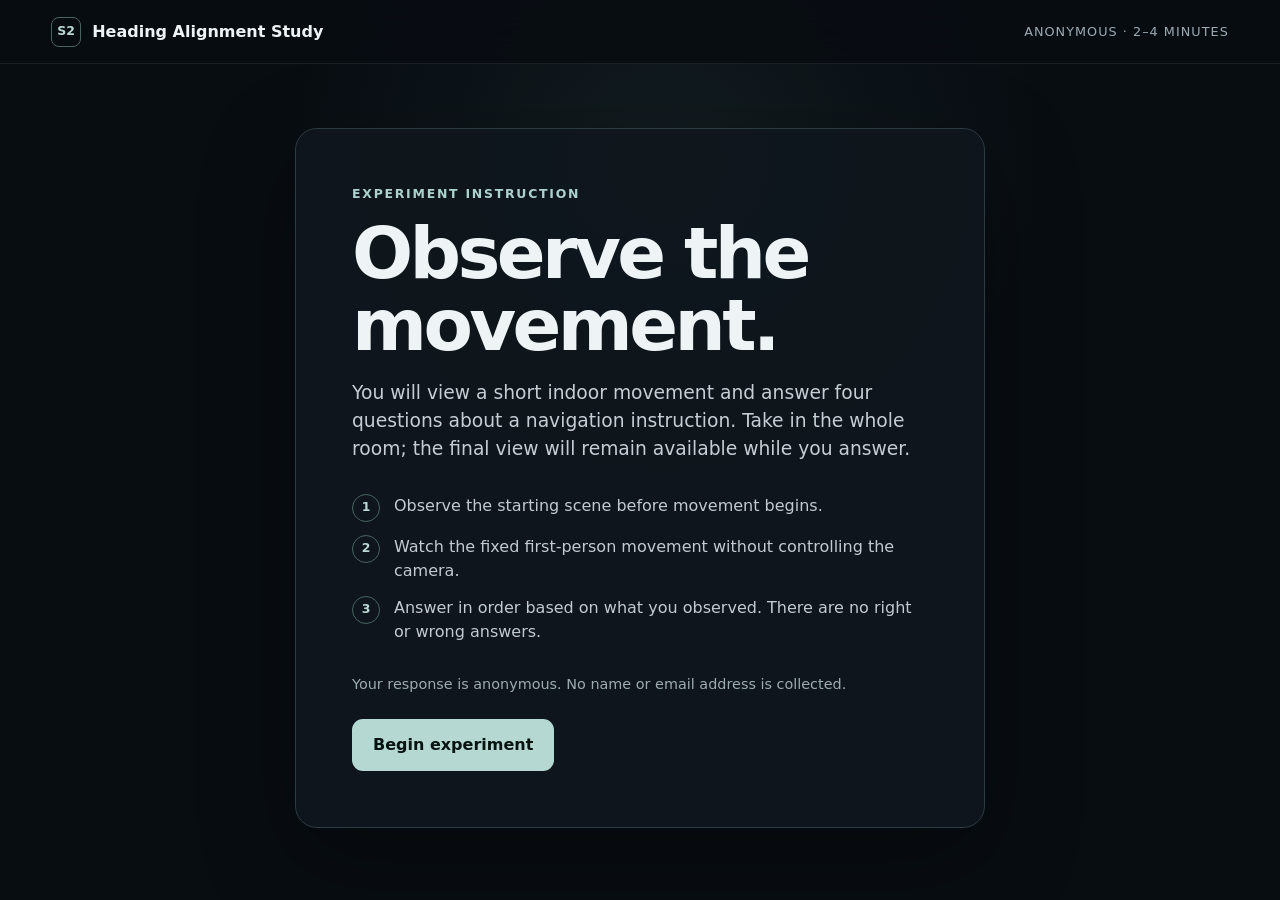
<file: s2.html>
<!doctype html>
<html lang="en">
<head>
  <meta charset="UTF-8" />
  <meta name="viewport" content="width=device-width, initial-scale=1.0" />
  <meta name="description" content="S2 heading and motion alignment study." />
  <meta name="theme-color" content="#091016" />
  <link rel="icon" type="image/svg+xml" href="data:image/svg+xml,%3Csvg xmlns='http://www.w3.org/2000/svg' viewBox='0 0 32 32'%3E%3Crect width='32' height='32' rx='7' fill='%23091016'/%3E%3Cpath d='M7 24V9m0 0 5 5M7 9l-5 5M17 24l8-14m0 0-1 7m1-7-6 3' fill='none' stroke='%238ab8b2' stroke-width='2.7' stroke-linecap='round' stroke-linejoin='round'/%3E%3C/svg%3E" />
  <title>S2 · Heading Alignment Study</title>
  <link rel="stylesheet" href="pilot.css" />
  <script src="pilot-core.js"></script>
  <style>
    :root {
      color-scheme: dark;
      --ink: #eef3f5; --muted: #9dabb3; --panel: #10191f; --line: #2c3a42;
      --accent: #8ab8b2; --accent-soft: rgba(138,184,178,.13); --bg: #080d12; --danger: #efaaaa;
    }
    * { box-sizing: border-box; }
    html, body { margin: 0; min-height: 100%; background: var(--bg); color: var(--ink); }
    body { font-family: Inter, ui-sans-serif, system-ui, -apple-system, BlinkMacSystemFont, "Segoe UI", sans-serif; line-height: 1.5; overflow-x: hidden; }
    button, textarea, input { font: inherit; } button { cursor: pointer; }
    .hidden { display: none !important; }
    .topbar { position: fixed; z-index: 40; inset: 0 0 auto; height: 64px; display: flex; align-items: center; justify-content: space-between; padding: 0 clamp(18px,4vw,54px); border-bottom: 1px solid rgba(255,255,255,.08); background: rgba(8,13,18,.9); backdrop-filter: blur(16px); }
    .brand { display: flex; gap: 11px; align-items: center; font-weight: 700; }
    .mark { width: 30px; height: 30px; display: grid; place-items: center; border: 1px solid #49635f; border-radius: 8px; color: #b9d8d4; font-size: .78rem; }
    .meta { color: var(--muted); font-size: .8rem; letter-spacing: .08em; text-transform: uppercase; }
    .intro, .finish { min-height: 100dvh; padding: 96px 20px 40px; display: grid; place-items: center; background: radial-gradient(circle at 52% 18%, rgba(71,108,106,.16), transparent 38%), #080d12; }
    .intro-card, .finish-card { width: min(690px,100%); padding: clamp(28px,6vw,56px); border-radius: 22px; border: 1px solid var(--line); background: rgba(15,23,29,.9); box-shadow: 0 30px 90px rgba(0,0,0,.34); }
    .eyebrow { color: #add1cc; font-size: .78rem; letter-spacing: .14em; text-transform: uppercase; font-weight: 750; }
    h1 { margin: 13px 0 18px; font-size: clamp(2.15rem,7vw,4.5rem); line-height: 1; letter-spacing: -.05em; max-width: 12ch; }
    .lede { color: #c4ced3; font-size: clamp(1rem,2vw,1.17rem); max-width: 56ch; }
    .steps { display: grid; gap: 13px; padding: 0; margin: 30px 0; list-style: none; counter-reset: steps; }
    .steps li { counter-increment: steps; display: grid; grid-template-columns: 30px 1fr; gap: 12px; color: #c1cbd0; }
    .steps li::before { content: counter(steps); width: 26px; height: 26px; display: grid; place-items: center; border: 1px solid #49635f; border-radius: 50%; color: #b9d8d4; font-size: .78rem; font-weight: 750; }
    .privacy { color: var(--muted); font-size: .9rem; margin-bottom: 24px; }
    .primary { border: 0; border-radius: 11px; padding: 14px 21px; min-height: 50px; background: #b5d8d3; color: #071311; font-weight: 780; }
    .primary:hover { background: #c8e6e2; }
    .primary:disabled { opacity: .4; cursor: not-allowed; }
    .primary:focus-visible, .choice:focus-visible, .secondary:focus-visible, textarea:focus-visible, input:focus-visible { outline: 3px solid rgba(181,216,211,.35); outline-offset: 2px; }
    .secondary { border: 1px solid #3a4a53; border-radius: 9px; padding: 9px 11px; background: #121d24; color: #edf3f5; }
    .experiment { min-height: 100dvh; padding-top: 64px; background: #05090c; }
    .viewport-shell { position: relative; height: calc(100dvh - 64px); min-height: 540px; overflow: hidden; }
    .scene-pane { position: absolute; inset: 0; min-width: 0; overflow: hidden; }
    #scene { width: 100%; height: 100%; display: block; }
    .vignette { pointer-events: none; position: absolute; inset: 0; box-shadow: inset 0 0 105px 20px rgba(0,0,0,.42); }
    .scene-status { position: absolute; z-index: 6; left: 24px; top: 22px; padding: 9px 13px; display: flex; align-items: center; gap: 10px; border: 1px solid rgba(255,255,255,.13); border-radius: 999px; background: rgba(8,13,18,.68); backdrop-filter: blur(10px); font-size: .9rem; }
    .pulse { width: 8px; height: 8px; border-radius: 50%; background: #abc6c1; box-shadow: 0 0 0 5px rgba(171,198,193,.1); }
    .progress { position: absolute; z-index: 6; left: 24px; right: 24px; bottom: 20px; height: 3px; overflow: hidden; border-radius: 3px; background: rgba(255,255,255,.17); }
    .progress-fill { height: 100%; width: 0; background: #b5d8d3; }
    .chair-label { position: absolute; z-index: 7; transform: translate(-50%,-50%); display: none; padding: 7px 11px; border: 1px solid rgba(255,255,255,.35); border-radius: 8px; background: rgba(7,12,16,.9); color: #fff; font-size: .88rem; font-weight: 760; }
    .question-layer { position: absolute; z-index: 10; inset: 0; display: none; align-items: flex-end; justify-content: center; padding: 24px; background: linear-gradient(180deg,transparent 32%,rgba(3,7,10,.84)); }
    .question-card { width: min(760px,100%); max-height: 84vh; overflow: auto; padding: clamp(20px,4vw,34px); border: 1px solid var(--line); border-radius: 18px; background: rgba(16,25,31,.96); box-shadow: 0 24px 70px rgba(0,0,0,.48); }
    .viewport-shell.questions-active { display: grid; grid-template-columns: minmax(0,1fr) minmax(390px,520px); background: #0a1015; }
    .questions-active .scene-pane { position: relative; inset: auto; height: 100%; }
    .questions-active .question-layer { position: relative; inset: auto; display: flex; align-items: center; padding: 24px; border-left: 1px solid var(--line); background: #0a1015; }
    .questions-active .question-card { max-height: calc(100dvh - 112px); background: #10191f; box-shadow: none; }
    .instruction { display: inline-block; margin: 0 0 22px; padding: 11px 14px; border-left: 3px solid var(--accent); background: var(--accent-soft); font-weight: 650; }
    .q-index { color: #afd2cd; font-size: .75rem; letter-spacing: .13em; text-transform: uppercase; font-weight: 780; }
    h2 { margin: 8px 0 20px; font-size: clamp(1.35rem,3vw,1.9rem); line-height: 1.22; letter-spacing: -.025em; }
    .choices { display: grid; gap: 10px; margin-bottom: 22px; }
    .choice { width: 100%; min-height: 52px; display: flex; align-items: center; gap: 13px; text-align: left; padding: 14px 15px; border: 1px solid #34434c; border-radius: 11px; background: #121d24; color: #dce5e7; }
    .choice:hover { border-color: #66827f; }
    .choice.selected { border-color: #b5d8d3; background: var(--accent-soft); color: #fff; }
    .choice-dot { width: 17px; height: 17px; flex: 0 0 auto; border: 1px solid #718088; border-radius: 50%; }
    .choice.selected .choice-dot { border: 5px solid #b5d8d3; }
    .check .choice-dot { border-radius: 4px; }
    .check.selected .choice-dot { background: #b5d8d3; border-color: #b5d8d3; box-shadow: inset 0 0 0 3px #152229; }
    textarea, .other-input { width: 100%; min-height: 132px; padding: 14px; resize: vertical; border: 1px solid #34434c; border-radius: 11px; background: #0d151b; color: #fff; font-size: 1rem; }
    .other-input { display: none; min-height: auto; margin: -10px 0 18px; }
    .actions { display: flex; justify-content: flex-end; margin-top: 18px; }
    .validation { min-height: 23px; color: var(--danger); font-size: .88rem; }
    .preview-panel { position: fixed; z-index: 55; top: 78px; right: 16px; width: min(340px,calc(100vw - 32px)); padding: 16px; border: 1px solid #3b4b54; border-radius: 14px; background: rgba(10,17,23,.97); box-shadow: 0 20px 60px rgba(0,0,0,.42); display: none; }
    .preview-panel h3 { margin: 0 0 5px; font-size: 1rem; }
    .preview-panel p { margin: 0 0 12px; color: var(--muted); font-size: .82rem; }
    .preview-grid { display: grid; grid-template-columns: repeat(3,1fr); gap: 7px; }
    .preview-row { display: grid; grid-template-columns: 1fr 1fr; gap: 7px; margin-top: 8px; }
    .preview-panel button { min-width: 0; }
    .preview-value { margin-top: 10px; color: #c4ced2; font-size: .78rem; }
    .validation-drawer { position: fixed; z-index: 54; left: 16px; top: 78px; width: min(360px,calc(100vw - 32px)); max-height: calc(100dvh - 94px); overflow: auto; display: none; padding: 14px; border: 1px solid #3b4b54; border-radius: 14px; background: rgba(10,17,23,.97); }
    .validation-drawer h3 { margin: 0 0 10px; }
    #topdown { width: 100%; height: auto; display: block; border-radius: 10px; background: #eef1ed; }
    .metrics { display: grid; grid-template-columns: 1fr 1fr; gap: 7px; margin-top: 10px; }
    .metric { padding: 9px; border: 1px solid #314049; border-radius: 9px; background: #111c22; }
    .metric strong { display: block; font-size: .92rem; } .metric span { color: var(--muted); font-size: .72rem; }
    .artifact-gallery { display: grid; gap: 10px; margin-top: 12px; }
    .artifact-gallery figure { margin: 0; } .artifact-gallery img, .artifact-gallery video { width: 100%; display: block; border-radius: 9px; border: 1px solid #33434b; }
    .artifact-gallery figcaption { margin-top: 4px; color: var(--muted); font-size: .76rem; }
    .artifact-gallery a { color: #b5d8d3; }
    .record-code { color: var(--muted); font: .85rem ui-monospace, SFMono-Regular, Menlo, monospace; }
    @media (max-width: 900px) {
      .meta { display: none; } .topbar { height: 58px; padding-inline: 16px; } .experiment { padding-top: 58px; }
      .viewport-shell { height: calc(100dvh - 58px); }
      .viewport-shell.questions-active { height: auto; min-height: calc(100dvh - 58px); overflow: visible; grid-template-columns: 1fr; grid-template-rows: 42vh auto; }
      .questions-active .scene-pane { position: sticky; top: 58px; z-index: 2; height: 42vh; min-height: 280px; }
      .questions-active .question-layer { min-height: calc(58vh - 58px); padding: 12px 10px 22px; border-left: 0; border-top: 1px solid var(--line); align-items: flex-start; }
      .questions-active .question-card { width: 100%; max-height: none; overflow: visible; }
      .scene-status { left: 12px; top: 12px; } .progress { left: 12px; right: 12px; bottom: 12px; }
      .preview-panel { top: 68px; } .validation-drawer { top: 68px; }
    }
  </style>
</head>
<body>
  <main>
    <header class="topbar"><div class="brand"><span class="mark">S2</span><span>Heading Alignment Study</span></div><div class="meta">Anonymous · 2–4 minutes</div></header>
    <section class="intro" id="intro">
      <div class="intro-card">
        <div class="eyebrow">Experiment instruction</div>
        <h1>Observe the movement.</h1>
        <p class="lede">You will view a short indoor movement and answer four questions about a navigation instruction. Take in the whole room; the final view will remain available while you answer.</p>
        <ol class="steps"><li>Observe the starting scene before movement begins.</li><li>Watch the fixed first-person movement without controlling the camera.</li><li>Answer in order based on what you observed. There are no right or wrong answers.</li></ol>
        <p class="privacy">Your response is anonymous. No name or email address is collected.</p>
        <button class="primary" id="beginButton">Begin experiment</button>
      </div>
    </section>
    <section class="experiment hidden" id="experiment" aria-label="S2 indoor observation scene">
      <div class="viewport-shell" id="viewportShell">
        <div class="scene-pane" id="scenePane">
          <canvas id="scene"></canvas><div class="vignette"></div>
          <div class="scene-status"><span class="pulse"></span><span id="statusText">Loading scene…</span></div>
          <div class="progress" id="progressTrack"><div class="progress-fill" id="progressFill"></div></div>
          <div class="chair-label" id="labelAligned"></div><div class="chair-label" id="labelOff"></div>
        </div>
        <div class="question-layer" id="questionLayer"><section class="question-card" aria-live="polite"><p class="instruction">“Go to the chair and stop beside it.”</p><div id="questionContent"></div></section></div>
      </div>
    </section>
    <section class="finish hidden" id="finish"><div class="finish-card"><div class="eyebrow">Complete</div><h1>Thank you.</h1><p class="lede">Your response has been recorded.</p><span class="record-code" id="recordCode"></span></div></section>
    <aside class="preview-panel" id="previewPanel" aria-label="S2 researcher preview controls">
      <h3>S2 researcher preview</h3><p>All frames preserve visibility. Mirror changes only the angular direction.</p>
      <div class="preview-grid"><button class="secondary" data-frame="0">t0</button><button class="secondary" data-frame="1">mid</button><button class="secondary" data-frame="2">t3</button></div>
      <div class="preview-row"><button class="secondary" id="conditionButton">Heading unequal</button><button class="secondary" id="mirrorButton">Cue: right</button></div>
      <div class="preview-row"><button class="secondary" id="questionButton">Question page</button><button class="secondary" id="replayButton">Replay 6.2 s</button></div>
      <div class="preview-row"><button class="secondary" id="packButton">Generate frames</button><button class="secondary" id="recordButton">Record WebM</button></div>
      <div class="preview-row"><button class="secondary" id="layoutButton">Layout + metrics</button><button class="secondary" id="exportButton">Export pilot JSON</button></div>
      <div class="preview-value" id="previewValue"></div>
    </aside>
    <aside class="validation-drawer" id="validationDrawer">
      <h3>Variable check</h3><canvas id="topdown" width="660" height="520"></canvas>
      <div class="metrics"><div class="metric"><strong id="distanceA">6.50 m</strong><span>Cue-target distance</span></div><div class="metric"><strong id="distanceB">6.50 m</strong><span>Other-target distance</span></div><div class="metric"><strong id="angleMetric">5° / 25°</strong><span>Heading offsets</span></div><div class="metric"><strong>0.00 m</strong><span>Distance difference</span></div></div>
      <div class="artifact-gallery" id="artifactGallery"></div>
    </aside>
  </main>
  <script type="module">
import * as THREE from './three.module.js';

    const INSTRUCTION='Go to the chair and stop beside it.';
    const CONFIG = {
      durationMs: 6200, settleMs: 3000, decisionHoldMs: 4000,
      cameraStart: new THREE.Vector3(0,1.66,10), decisionPoint: new THREE.Vector3(0,1.66,3),
      targetRadius: 6.5, alignedAngleDeg: 5, offAxisAngleDeg: 25, baselineAngleDeg: 15,
      hall: { width: 16, depth: 22, height: 4.4 }
    };
    const params = new URLSearchParams(location.search);
    const isPreview = params.get('preview') === '1';
    const pilotAssignment=VLNPilot.assignmentFor('S2');
    const assignment={condition:pilotAssignment.condition,alignedTargetSide:pilotAssignment.cueTargetSide,offAxisSide:pilotAssignment.nonCueTargetSide,alignedLabel:pilotAssignment.cueTargetLabel,offAxisLabel:pilotAssignment.nonCueTargetLabel};
    const participantId = pilotAssignment.participantId;
    const state = { stage:'intro', question:1, answer1:'', answer2:'', answer3:'', factors:[], other:'', playing:false, holdingFinal:false, progress:0, playbackStart:null, watchEndedAt:null, questionShownAt:null, q1SubmittedAt:null, recording:false };
    const $ = selector => document.querySelector(selector);
    const intro=$('#intro'), experiment=$('#experiment'), finish=$('#finish'), viewportShell=$('#viewportShell'), scenePane=$('#scenePane'), questionLayer=$('#questionLayer'), questionContent=$('#questionContent'), statusText=$('#statusText'), progressTrack=$('#progressTrack'), progressFill=$('#progressFill'), labelAligned=$('#labelAligned'), labelOff=$('#labelOff'), previewPanel=$('#previewPanel'), previewValue=$('#previewValue'), validationDrawer=$('#validationDrawer'), gallery=$('#artifactGallery');
    let renderer, scene, camera, alignedChair, offChair, mediaRecorder, recordChunks=[];

    function rad(deg){ return deg*Math.PI/180; }
    function targetPosition(angleDeg){ return new THREE.Vector3(Math.sin(rad(angleDeg))*CONFIG.targetRadius,0,CONFIG.decisionPoint.z-Math.cos(rad(angleDeg))*CONFIG.targetRadius); }
    function signedAngles(){ const side=assignment.alignedTargetSide==='right'?1:-1;if(assignment.condition==='baseline')return{aligned:side*CONFIG.baselineAngleDeg,off:-side*CONFIG.baselineAngleDeg};return{aligned:side*CONFIG.alignedAngleDeg,off:-side*CONFIG.offAxisAngleDeg}; }
    function positions(){ const a=signedAngles(); return { aligned:targetPosition(a.aligned), off:targetPosition(a.off) }; }
    function material(color,rough=.78,metal=.03){ return new THREE.MeshStandardMaterial({color,roughness:rough,metalness:metal}); }
    function box(parent,size,pos,mat){ const m=new THREE.Mesh(new THREE.BoxGeometry(size.x,size.y,size.z),mat);m.position.copy(pos);m.castShadow=true;m.receiveShadow=true;parent.add(m);return m; }
    function createChair(pos){ const root=new THREE.Group(), fabric=material(0x365a65,.88), frame=material(0x20272c,.46,.34); box(root,new THREE.Vector3(1.18,.18,1.06),new THREE.Vector3(0,.93,0),fabric); box(root,new THREE.Vector3(1.18,1.12,.18),new THREE.Vector3(0,1.53,.44),fabric); [-.47,.47].forEach(x=>[-.38,.38].forEach(z=>box(root,new THREE.Vector3(.1,.82,.1),new THREE.Vector3(x,.43,z),frame))); box(root,new THREE.Vector3(1.06,.08,.08),new THREE.Vector3(0,.08,-.38),frame);root.position.copy(pos);scene.add(root);return root; }
    function buildScene(){
      renderer=new THREE.WebGLRenderer({canvas:$('#scene'),antialias:true,powerPreference:'high-performance',preserveDrawingBuffer:true}); renderer.setPixelRatio(Math.min(devicePixelRatio,1.75));renderer.outputColorSpace=THREE.SRGBColorSpace;renderer.shadowMap.enabled=true;renderer.shadowMap.type=THREE.PCFSoftShadowMap;renderer.toneMapping=THREE.ACESFilmicToneMapping;renderer.toneMappingExposure=1.04;
      scene=new THREE.Scene();scene.background=new THREE.Color(0x151c20);scene.fog=new THREE.Fog(0x151c20,15,29);camera=new THREE.PerspectiveCamera(55,1,.1,70);
      const floor=new THREE.Mesh(new THREE.PlaneGeometry(CONFIG.hall.width,CONFIG.hall.depth),material(0x8e9290,.96));floor.rotation.x=-Math.PI/2;floor.position.z=1;floor.receiveShadow=true;scene.add(floor);
      const wall=material(0xd7d6cf,.92);box(scene,new THREE.Vector3(CONFIG.hall.width,CONFIG.hall.height,.22),new THREE.Vector3(0,CONFIG.hall.height/2,-7),wall);box(scene,new THREE.Vector3(.22,CONFIG.hall.height,CONFIG.hall.depth),new THREE.Vector3(-8,CONFIG.hall.height/2,1),wall);box(scene,new THREE.Vector3(.22,CONFIG.hall.height,CONFIG.hall.depth),new THREE.Vector3(8,CONFIG.hall.height/2,1),wall);
      const ceiling=new THREE.Mesh(new THREE.PlaneGeometry(CONFIG.hall.width,CONFIG.hall.depth),material(0xc3c2bd,.9));ceiling.rotation.x=Math.PI/2;ceiling.position.set(0,CONFIG.hall.height,1);scene.add(ceiling);
      const pathMat=material(0x3e484b,1);const path=new THREE.Mesh(new THREE.PlaneGeometry(4.8,17),pathMat);path.rotation.x=-Math.PI/2;path.position.set(0,.012,1.2);path.receiveShadow=true;scene.add(path);
      const seamMat=new THREE.MeshBasicMaterial({color:0x727b7b});[-1.6,1.6].forEach(x=>{const seam=new THREE.Mesh(new THREE.PlaneGeometry(.025,17),seamMat);seam.rotation.x=-Math.PI/2;seam.position.set(x,.018,1.2);scene.add(seam);});
      const slatMat=material(0xa8aaa6,.88);for(let x=-7.2;x<=7.2;x+=.8) box(scene,new THREE.Vector3(.035,2.7,.08),new THREE.Vector3(x,2.05,-6.84),slatMat);
      const pos=positions();alignedChair=createChair(pos.aligned);offChair=createChair(pos.off);
      scene.add(new THREE.HemisphereLight(0xeaf1f2,0x586068,1.75));const key=new THREE.DirectionalLight(0xfff5df,3.2);key.position.set(-2,7,6);key.castShadow=true;key.shadow.mapSize.set(1536,1536);key.shadow.camera.left=-9;key.shadow.camera.right=9;key.shadow.camera.top=9;key.shadow.camera.bottom=-9;scene.add(key);
      [-5,0,5].forEach(x=>[6,.5,-5].forEach(z=>{const l=new THREE.PointLight(0xfff6e8,15,9,1.8);l.position.set(x,4,z);scene.add(l);const panel=new THREE.Mesh(new THREE.BoxGeometry(1.9,.035,.42),new THREE.MeshBasicMaterial({color:0xf5ead8}));panel.position.set(x,4.18,z);scene.add(panel);}));
      labelAligned.textContent=`Chair ${assignment.alignedLabel}`;labelOff.textContent=`Chair ${assignment.offAxisLabel}`;applyPositions();setCamera(0);resize();window.addEventListener('resize',resize);requestAnimationFrame(animate);
    }
    function resize(){ if(!renderer)return;const w=scenePane.clientWidth,h=scenePane.clientHeight;renderer.setSize(w,h,false);camera.aspect=w/h;const hf=THREE.MathUtils.degToRad(state.stage==='questions'?92:82);camera.fov=Math.max(50,Math.min(94,THREE.MathUtils.radToDeg(2*Math.atan(Math.tan(hf/2)/camera.aspect))));camera.updateProjectionMatrix(); }
    function ease(t){return t<.5?4*t*t*t:1-Math.pow(-2*t+2,3)/2;}
    function setCamera(p){state.progress=Math.max(0,Math.min(1,p));camera.position.lerpVectors(CONFIG.cameraStart,CONFIG.decisionPoint,ease(state.progress));camera.lookAt(camera.position.x,1.05,camera.position.z-10);progressFill.style.width=`${state.progress*100}%`;updateLabels();updatePreview();}
    function animate(now){requestAnimationFrame(animate);if(state.playing){const elapsed=now-state.playbackStart;if(elapsed<0){setCamera(0);statusText.textContent='Take a moment to observe the room';}else{const p=Math.min(1,elapsed/CONFIG.durationMs);setCamera(p);statusText.textContent=state.recording?'Recording trajectory':'Observation in progress';if(p>=1)endMotion();}}renderer.render(scene,camera);updateLabels();}
    function start(){intro.classList.add('hidden');experiment.classList.remove('hidden');resize();setCamera(0);state.playbackStart=performance.now()+CONFIG.settleMs;state.playing=true;statusText.textContent='Take a moment to observe the room';}
    function endMotion(){state.playing=false;setCamera(1);state.watchEndedAt=performance.now();progressTrack.classList.add('hidden');if(isPreview){state.stage='preview';statusText.textContent='Preview · t3';return;}if(!state.holdingFinal){state.holdingFinal=true;statusText.textContent='Observe the final view';setTimeout(showQuestions,CONFIG.decisionHoldMs);}}
    function showQuestions(){if(state.stage==='questions')return;state.stage='questions';setCamera(1);statusText.textContent='Decision point';viewportShell.classList.add('questions-active');labelAligned.style.display='block';labelOff.style.display='block';state.questionShownAt=performance.now();renderQuestion();questionLayer.style.display='flex';requestAnimationFrame(resize);}
    function projectLabel(obj,el){if(el.style.display==='none')return;const p=new THREE.Vector3();obj.getWorldPosition(p);p.y+=2.25;p.project(camera);el.style.left=`${(p.x*.5+.5)*scenePane.clientWidth}px`;el.style.top=`${(-p.y*.5+.5)*scenePane.clientHeight}px`;}
    function updateLabels(){if(!alignedChair||state.stage!=='questions')return;projectLabel(alignedChair,labelAligned);projectLabel(offChair,labelOff);}
    function esc(v){return String(v).replace(/[&<>'"]/g,c=>({'&':'&amp;','<':'&lt;','>':'&gt;',"'":'&#39;','"':'&quot;'}[c]));}
    function radio(name,values,selected){return `<div class="choices">${values.map(v=>`<button class="choice ${selected===v?'selected':''}" data-radio="${name}" data-value="${esc(v)}" aria-pressed="${selected===v}"><span class="choice-dot"></span><span>${v}</span></button>`).join('')}</div>`;}
    function renderQuestion(){let html=`<div class="q-index">Question ${state.question} of 4</div>`;if(state.question===1)html+=`<h2>${VLNPilot.QUESTIONS.q1}</h2>${radio('q1',['Chair A','Chair B','Cannot judge'],state.answer1)}<div class="validation" id="validation"></div><div class="actions"><button class="primary" id="next" ${state.answer1?'':'disabled'}>Continue</button></div>`;else if(state.question===2)html+=`<h2>${VLNPilot.QUESTIONS.q2}</h2>${radio('q2',['Chair A','Chair B'],state.answer2)}<div class="validation" id="validation"></div><div class="actions"><button class="primary" id="next" ${state.answer2?'':'disabled'}>Continue</button></div>`;else if(state.question===3)html+=`<h2>${VLNPilot.QUESTIONS.q3}</h2><textarea id="reason" aria-label="Reason for your choice" placeholder="Write your reason here…" maxlength="1200">${esc(state.answer3)}</textarea><div class="validation" id="validation"></div><div class="actions"><button class="primary" id="next" ${state.answer3.trim()?'':'disabled'}>Continue</button></div>`;else{const fs=VLNPilot.FACTORS;html+=`<h2>${VLNPilot.QUESTIONS.q4}</h2><div class="choices">${fs.map(f=>`<button class="choice check ${state.factors.includes(f)?'selected':''}" data-factor="${esc(f)}" aria-pressed="${state.factors.includes(f)}"><span class="choice-dot"></span><span>${f}</span></button>`).join('')}</div><input class="other-input" id="otherInput" aria-label="Other factor" placeholder="Please specify" maxlength="300" value="${esc(state.other)}" style="display:${state.factors.includes('Other')?'block':'none'}"><div class="validation" id="validation"></div><div class="actions"><button class="primary" id="submit" ${state.factors.length?'':'disabled'}>Submit response</button></div>`;}questionContent.innerHTML=html;bindQuestion();}
    function bindQuestion(){questionContent.querySelectorAll('[data-radio]').forEach(b=>b.addEventListener('click',()=>{if(b.dataset.radio==='q1')state.answer1=b.dataset.value;else state.answer2=b.dataset.value;renderQuestion();}));const r=$('#reason');if(r)r.addEventListener('input',()=>{state.answer3=r.value;$('#next').disabled=!state.answer3.trim();});questionContent.querySelectorAll('[data-factor]').forEach(b=>b.addEventListener('click',()=>{const f=b.dataset.factor;state.factors=state.factors.includes(f)?state.factors.filter(x=>x!==f):[...state.factors,f];renderQuestion();}));const o=$('#otherInput');if(o)o.addEventListener('input',()=>state.other=o.value);const n=$('#next');if(n)n.addEventListener('click',()=>{if(state.question===1){if(!state.answer1)return;state.q1SubmittedAt=performance.now();}if(state.question===2&&!state.answer2)return;if(state.question===3&&!state.answer3.trim()){ $('#validation').textContent='Please provide a brief reason before continuing.';return;}state.question++;renderQuestion();});const s=$('#submit');if(s)s.addEventListener('click',submit);}
    function submit(){if(!state.factors.length)return;if(state.factors.includes('Other')&&!state.other.trim()){ $('#validation').textContent='Please specify the other factor.';return;}const angles=signedAngles(),record={instruction:INSTRUCTION,q1Answer:state.answer1,q2Answer:state.answer2,q3FreeText:state.answer3.trim(),q4Factors:state.factors,q4Other:state.other.trim()||null,q1ResponseTimeMs:Math.round(state.q1SubmittedAt-state.questionShownAt),questionnaireDurationMs:Math.round(performance.now()-state.questionShownAt),observationDurationMs:CONFIG.durationMs,sceneMetrics:{cueHeadingOffsetDeg:Math.abs(angles.aligned),nonCueHeadingOffsetDeg:Math.abs(angles.off),cueDistanceM:CONFIG.targetRadius,nonCueDistanceM:CONFIG.targetRadius}};const result=VLNPilot.saveResponse(record,pilotAssignment);experiment.classList.add('hidden');finish.classList.remove('hidden');VLNPilot.finishUI(pilotAssignment,result);state.stage='complete';}
    function applyPositions(){const p=positions(),a=signedAngles();alignedChair.position.copy(p.aligned);offChair.position.copy(p.off);assignment.offAxisSide=assignment.alignedTargetSide==='right'?'left':'right';$('#angleMetric').textContent=`${Math.abs(a.aligned)}° / ${Math.abs(a.off)}°`;drawTopdown();if(camera)setCamera(state.progress);updatePreview();}
    function updatePreview(){if(!isPreview||!camera)return;const a=signedAngles(),records=VLNPilot.allData().responses.length;previewValue.textContent=`${assignment.condition} · cue ${assignment.alignedTargetSide} / Chair ${assignment.alignedLabel} · offsets ${Math.abs(a.aligned)}° / ${Math.abs(a.off)}° · records ${records}`;}
    function drawTopdown(){const c=$('#topdown'),ctx=c.getContext('2d'),W=c.width,H=c.height;ctx.clearRect(0,0,W,H);ctx.fillStyle='#eef1ed';ctx.fillRect(0,0,W,H);const ox=W/2,scale=25,zBase=390;const xy=v=>[ox+v.x*scale,zBase-v.z*scale];ctx.strokeStyle='#c5cbc7';ctx.lineWidth=2;ctx.strokeRect(ox-8*scale,zBase-10*scale,16*scale,17*scale);const s=xy(CONFIG.cameraStart),d=xy(CONFIG.decisionPoint);ctx.strokeStyle='#56726f';ctx.lineWidth=7;ctx.beginPath();ctx.moveTo(...s);ctx.lineTo(...d);ctx.stroke();ctx.fillStyle='#28423f';ctx.beginPath();ctx.moveTo(d[0],d[1]-18);ctx.lineTo(d[0]-9,d[1]+2);ctx.lineTo(d[0]+9,d[1]+2);ctx.closePath();ctx.fill();const p=positions(),angles=signedAngles(),a=xy(p.aligned),o=xy(p.off),h=xy(new THREE.Vector3(0,0,-4));ctx.setLineDash([7,6]);ctx.lineWidth=2;ctx.strokeStyle='#58716f';[a,o].forEach(q=>{ctx.beginPath();ctx.moveTo(...d);ctx.lineTo(...q);ctx.stroke();});ctx.setLineDash([3,4]);ctx.strokeStyle='#2f4a47';ctx.beginPath();ctx.moveTo(...d);ctx.lineTo(...h);ctx.stroke();ctx.setLineDash([]);function chair(q,color,label){ctx.fillStyle=color;ctx.fillRect(q[0]-17,q[1]-13,34,26);ctx.fillStyle='#162124';ctx.font='700 18px system-ui';ctx.fillText(label,q[0]+22,q[1]+6);}chair(a,'#477681',`${assignment.condition==='baseline'?'Cue reference':'Aligned'} · Chair ${assignment.alignedLabel}`);chair(o,'#477681',`${assignment.condition==='baseline'?'Equal reference':'Off-axis'} · Chair ${assignment.offAxisLabel}`);ctx.fillStyle='#162124';ctx.font='700 17px system-ui';ctx.fillText('Start',s[0]+14,s[1]);ctx.fillText('Decision point',d[0]+14,d[1]+2);ctx.font='15px system-ui';ctx.fillText('6.50 m',(d[0]+a[0])/2-60,(d[1]+a[1])/2);ctx.fillText('6.50 m',(d[0]+o[0])/2+10,(d[1]+o[1])/2);ctx.fillStyle='#486561';ctx.fillText('heading',d[0]+12,d[1]-45);ctx.fillText(`${Math.abs(angles.aligned)}°`,d[0]+(a[0]-d[0])*.34-24,d[1]+48);ctx.fillText(`${Math.abs(angles.off)}°`,d[0]+(o[0]-d[0])*.34+8,d[1]+58);}
    function addImage(dataUrl,caption,file){const fig=document.createElement('figure');fig.innerHTML=`<a href="${dataUrl}" download="${file}"><img src="${dataUrl}" alt="${caption}"></a><figcaption>${caption} · click to download</figcaption>`;gallery.appendChild(fig);}
    function generateFrames(){validationDrawer.style.display='block';gallery.innerHTML='';const current=state.progress;[[0,'t0 starting view','s2-t0.png'],[.5,'Mid-trajectory first-person view','s2-mid.png'],[1,'t3 decision-point view','s2-t3.png']].forEach(([p,cap,file])=>{setCamera(p);renderer.render(scene,camera);addImage(renderer.domElement.toDataURL('image/png'),cap,file);});drawTopdown();addImage($('#topdown').toDataURL('image/png'),'Top-down scene layout','s2-topdown.png');setCamera(current);renderer.render(scene,camera);}
    function recordVideo(){if(state.recording)return;validationDrawer.style.display='block';recordChunks=[];const stream=renderer.domElement.captureStream(30);const mime=MediaRecorder.isTypeSupported('video/webm;codecs=vp9')?'video/webm;codecs=vp9':'video/webm';mediaRecorder=new MediaRecorder(stream,{mimeType:mime,videoBitsPerSecond:5500000});mediaRecorder.ondataavailable=e=>{if(e.data.size)recordChunks.push(e.data);};mediaRecorder.onstop=()=>{const blob=new Blob(recordChunks,{type:'video/webm'}),url=URL.createObjectURL(blob),fig=document.createElement('figure');fig.innerHTML=`<video controls src="${url}"></video><figcaption>6.2-second fixed trajectory · <a href="${url}" download="s2-trajectory.webm">download WebM</a></figcaption>`;gallery.appendChild(fig);state.recording=false;$('#recordButton').textContent='Record WebM';};state.stage='preview';labelAligned.style.display='none';labelOff.style.display='none';progressTrack.classList.remove('hidden');state.recording=true;$('#recordButton').textContent='Recording…';setCamera(0);state.playbackStart=performance.now();state.playing=true;mediaRecorder.start(250);setTimeout(()=>{if(mediaRecorder.state!=='inactive')mediaRecorder.stop();},CONFIG.durationMs+350);}
    function enablePreview(){intro.classList.add('hidden');experiment.classList.remove('hidden');previewPanel.style.display='block';state.stage='preview';setCamera(1);statusText.textContent='Preview · t3';progressTrack.classList.add('hidden');$('#conditionButton').textContent=assignment.condition==='experimental'?'Heading unequal':'Heading equal';$('#mirrorButton').textContent=`Cue: ${assignment.alignedTargetSide}`;document.querySelectorAll('[data-frame]').forEach(b=>b.addEventListener('click',()=>{state.playing=false;state.stage='preview';viewportShell.classList.remove('questions-active');questionLayer.style.display='none';labelAligned.style.display='none';labelOff.style.display='none';const p=[0,.5,1][Number(b.dataset.frame)];setCamera(p);statusText.textContent=b.dataset.frame==='0'?'Preview · t0':b.dataset.frame==='1'?'Preview · mid':'Preview · t3';resize();}));$('#conditionButton').addEventListener('click',()=>{assignment.condition=assignment.condition==='experimental'?'baseline':'experimental';$('#conditionButton').textContent=assignment.condition==='experimental'?'Heading unequal':'Heading equal';applyPositions();});$('#mirrorButton').addEventListener('click',()=>{assignment.alignedTargetSide=assignment.alignedTargetSide==='right'?'left':'right';$('#mirrorButton').textContent=`Cue: ${assignment.alignedTargetSide}`;applyPositions();});$('#questionButton').addEventListener('click',()=>{state.stage='preview';showQuestions()});$('#replayButton').addEventListener('click',()=>{state.stage='preview';state.recording=false;viewportShell.classList.remove('questions-active');questionLayer.style.display='none';labelAligned.style.display='none';labelOff.style.display='none';progressTrack.classList.remove('hidden');state.playbackStart=performance.now();state.playing=true;resize();});$('#packButton').addEventListener('click',generateFrames);$('#recordButton').addEventListener('click',recordVideo);$('#layoutButton').addEventListener('click',()=>{validationDrawer.style.display=validationDrawer.style.display==='block'?'none':'block';drawTopdown();});$('#exportButton').addEventListener('click',VLNPilot.exportJSON);drawTopdown();resize();}
    $('#beginButton').addEventListener('click',start);buildScene();VLNPilot.debugBadge(pilotAssignment,{instruction:INSTRUCTION,manipulatedCue:'heading / motion alignment',mirrorCondition:`aligned-${assignment.alignedTargetSide}`});if(isPreview)enablePreview();
  </script>
</body>
</html>
</file>
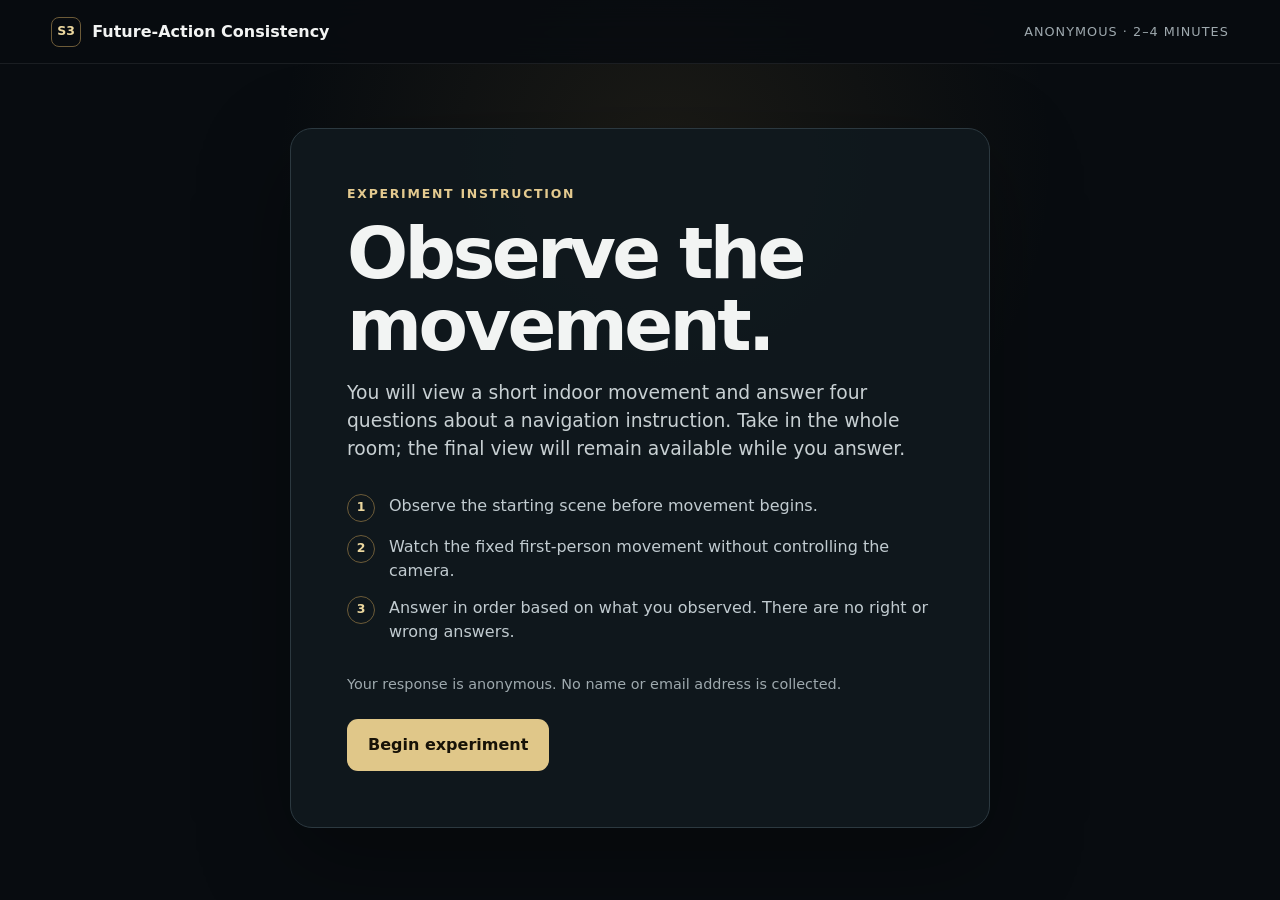
<file: s3.html>
<!doctype html>
<html lang="en">
<head>
  <meta charset="UTF-8" />
  <meta name="viewport" content="width=device-width, initial-scale=1.0" />
  <meta name="description" content="S3 future-action consistency study." />
  <meta name="theme-color" content="#0b1014" />
  <link rel="icon" type="image/svg+xml" href="data:image/svg+xml,%3Csvg xmlns='http://www.w3.org/2000/svg' viewBox='0 0 32 32'%3E%3Crect width='32' height='32' rx='7' fill='%230b1014'/%3E%3Cpath d='M5 24c4-9 8-14 13-14h8m0 0-5-5m5 5-5 5' fill='none' stroke='%23d7b979' stroke-width='2.7' stroke-linecap='round' stroke-linejoin='round'/%3E%3Ccircle cx='10' cy='19' r='3' fill='none' stroke='%23d7b979' stroke-width='2'/%3E%3C/svg%3E" />
  <title>S3 · Future-Action Consistency</title>
  <link rel="stylesheet" href="pilot.css" />
  <script src="pilot-core.js"></script>
  <style>
    :root {
      color-scheme: dark;
      --bg:#080c10; --panel:#111920; --panel-2:#0d141a; --ink:#f2f4f3; --muted:#9ea9ae;
      --line:#2c3940; --accent:#d7b979; --accent-soft:rgba(215,185,121,.13); --danger:#efaaaa;
    }
    *{box-sizing:border-box} html,body{margin:0;min-height:100%;background:var(--bg);color:var(--ink)}
    body{font-family:Inter,ui-sans-serif,system-ui,-apple-system,BlinkMacSystemFont,"Segoe UI",sans-serif;line-height:1.5;overflow-x:hidden}
    button,textarea,input{font:inherit} button{cursor:pointer}.hidden{display:none!important}
    .topbar{position:fixed;z-index:40;inset:0 0 auto;height:64px;display:flex;align-items:center;justify-content:space-between;padding:0 clamp(18px,4vw,54px);border-bottom:1px solid rgba(255,255,255,.08);background:rgba(8,12,16,.9);backdrop-filter:blur(16px)}
    .brand{display:flex;gap:11px;align-items:center;font-weight:720}.mark{width:30px;height:30px;display:grid;place-items:center;border:1px solid #6c5b38;border-radius:8px;color:#ecd89f;font-size:.78rem}.meta{color:var(--muted);font-size:.8rem;letter-spacing:.08em;text-transform:uppercase}
    .intro,.finish{min-height:100dvh;padding:96px 20px 40px;display:grid;place-items:center;background:radial-gradient(circle at 52% 18%,rgba(124,101,54,.17),transparent 39%),#080c10}
    .intro-card,.finish-card{width:min(700px,100%);padding:clamp(28px,6vw,56px);border-radius:22px;border:1px solid var(--line);background:rgba(16,24,30,.92);box-shadow:0 30px 90px rgba(0,0,0,.34)}
    .eyebrow{color:#e4ca8f;font-size:.78rem;letter-spacing:.14em;text-transform:uppercase;font-weight:750}h1{margin:13px 0 18px;font-size:clamp(2.15rem,7vw,4.5rem);line-height:1;letter-spacing:-.05em;max-width:12ch}.lede{color:#c8d0d3;font-size:clamp(1rem,2vw,1.17rem);max-width:58ch}
    .steps{display:grid;gap:13px;padding:0;margin:30px 0;list-style:none;counter-reset:steps}.steps li{counter-increment:steps;display:grid;grid-template-columns:30px 1fr;gap:12px;color:#c1cbd0}.steps li::before{content:counter(steps);width:26px;height:26px;display:grid;place-items:center;border:1px solid #6c5b38;border-radius:50%;color:#ecd89f;font-size:.78rem;font-weight:750}.privacy{color:var(--muted);font-size:.9rem;margin-bottom:24px}
    .primary{border:0;border-radius:11px;padding:14px 21px;min-height:50px;background:#e0c789;color:#171207;font-weight:780}.primary:hover{background:#eed9a4}.primary:disabled{opacity:.4;cursor:not-allowed}.secondary{border:1px solid #3a484f;border-radius:9px;padding:9px 11px;background:#151e24;color:#edf3f5}.primary:focus-visible,.choice:focus-visible,.secondary:focus-visible,textarea:focus-visible,input:focus-visible{outline:3px solid rgba(224,199,137,.35);outline-offset:2px}
    .experiment{min-height:100dvh;padding-top:64px;background:#05080b}.viewport-shell{position:relative;height:calc(100dvh - 64px);min-height:540px;overflow:hidden}.scene-pane{position:absolute;inset:0;min-width:0;overflow:hidden}#scene{width:100%;height:100%;display:block}.vignette{pointer-events:none;position:absolute;inset:0;box-shadow:inset 0 0 110px 22px rgba(0,0,0,.42)}
    .scene-status{position:absolute;z-index:6;left:24px;top:22px;padding:9px 13px;display:flex;align-items:center;gap:10px;border:1px solid rgba(255,255,255,.13);border-radius:999px;background:rgba(8,13,17,.7);backdrop-filter:blur(10px);font-size:.9rem}.pulse{width:8px;height:8px;border-radius:50%;background:#d9c48e;box-shadow:0 0 0 5px rgba(217,196,142,.1)}.progress{position:absolute;z-index:6;left:24px;right:24px;bottom:20px;height:3px;overflow:hidden;border-radius:3px;background:rgba(255,255,255,.17)}.progress-fill{height:100%;width:0;background:#d9c48e}
    .chair-label{position:absolute;z-index:7;transform:translate(-50%,-50%);display:none;padding:7px 11px;border:1px solid rgba(255,255,255,.35);border-radius:8px;background:rgba(7,12,16,.9);color:#fff;font-size:.88rem;font-weight:760}
    .question-layer{position:absolute;z-index:10;inset:0;display:none;align-items:flex-end;justify-content:center;padding:24px;background:linear-gradient(180deg,transparent 32%,rgba(3,7,10,.84))}.question-card{width:min(760px,100%);max-height:84vh;overflow:auto;padding:clamp(20px,4vw,34px);border:1px solid var(--line);border-radius:18px;background:rgba(16,25,31,.96);box-shadow:0 24px 70px rgba(0,0,0,.48)}
    .viewport-shell.questions-active{display:grid;grid-template-columns:minmax(0,1fr) minmax(410px,540px);background:#0a1015}.questions-active .scene-pane{position:relative;inset:auto;height:100%}.questions-active .question-layer{position:relative;inset:auto;display:flex;align-items:center;padding:24px;border-left:1px solid var(--line);background:#0a1015}.questions-active .question-card{max-height:calc(100dvh - 112px);background:#111920;box-shadow:none}
    .condition-tag{display:block;margin:0 0 8px;color:#b7a477;font-size:.73rem;letter-spacing:.11em;text-transform:uppercase;font-weight:780}.instruction{display:block;margin:0 0 22px;padding:12px 14px;border-left:3px solid var(--accent);background:var(--accent-soft);font-weight:650}.q-index{color:#d9c48e;font-size:.75rem;letter-spacing:.13em;text-transform:uppercase;font-weight:780}h2{margin:8px 0 20px;font-size:clamp(1.35rem,3vw,1.9rem);line-height:1.22;letter-spacing:-.025em}
    .choices{display:grid;gap:10px;margin-bottom:22px}.choice{width:100%;min-height:52px;display:flex;align-items:center;gap:13px;text-align:left;padding:14px 15px;border:1px solid #34434c;border-radius:11px;background:#141d23;color:#dce5e7}.choice:hover{border-color:#7c6a45}.choice.selected{border-color:#e0c789;background:var(--accent-soft);color:#fff}.choice-dot{width:17px;height:17px;flex:0 0 auto;border:1px solid #718088;border-radius:50%}.choice.selected .choice-dot{border:5px solid #e0c789}.check .choice-dot{border-radius:4px}.check.selected .choice-dot{background:#e0c789;border-color:#e0c789;box-shadow:inset 0 0 0 3px #1d1a13}
    textarea,.other-input{width:100%;min-height:132px;padding:14px;resize:vertical;border:1px solid #34434c;border-radius:11px;background:#0d151b;color:#fff;font-size:1rem}.other-input{display:none;min-height:auto;margin:-10px 0 18px}.actions{display:flex;justify-content:flex-end;margin-top:18px}.validation{min-height:23px;color:var(--danger);font-size:.88rem}
    .preview-panel{position:fixed;z-index:55;top:78px;right:16px;width:min(380px,calc(100vw - 32px));padding:16px;border:1px solid #3b4b54;border-radius:14px;background:rgba(10,17,23,.97);box-shadow:0 20px 60px rgba(0,0,0,.42);display:none}.preview-panel h3{margin:0 0 5px;font-size:1rem}.preview-panel p{margin:0 0 12px;color:var(--muted);font-size:.82rem}.preview-grid{display:grid;grid-template-columns:repeat(3,1fr);gap:7px}.preview-row{display:grid;grid-template-columns:1fr 1fr;gap:7px;margin-top:8px}.preview-panel button{min-width:0}.preview-value{margin-top:10px;color:#c4ced2;font-size:.78rem}
    .validation-drawer{position:fixed;z-index:54;left:16px;top:78px;width:min(390px,calc(100vw - 32px));max-height:calc(100dvh - 94px);overflow:auto;display:none;padding:14px;border:1px solid #3b4b54;border-radius:14px;background:rgba(10,17,23,.97)}.validation-drawer h3{margin:0 0 10px}#topdown{width:100%;height:auto;display:block;border-radius:10px;background:#eef1ed}.metrics{display:grid;grid-template-columns:1fr 1fr;gap:7px;margin-top:10px}.metric{padding:9px;border:1px solid #314049;border-radius:9px;background:#111c22}.metric strong{display:block;font-size:.92rem}.metric span{color:var(--muted);font-size:.72rem}.artifact-gallery{display:grid;gap:10px;margin-top:12px}.artifact-gallery figure{margin:0}.artifact-gallery img,.artifact-gallery video{width:100%;display:block;border-radius:9px;border:1px solid #33434b}.artifact-gallery figcaption{margin-top:4px;color:var(--muted);font-size:.76rem}.artifact-gallery a{color:#e0c789}.record-code{color:var(--muted);font:.85rem ui-monospace,SFMono-Regular,Menlo,monospace}
    @media(max-width:920px){.meta{display:none}.topbar{height:58px;padding-inline:16px}.experiment{padding-top:58px}.viewport-shell{height:calc(100dvh - 58px)}.viewport-shell.questions-active{height:auto;min-height:calc(100dvh - 58px);overflow:visible;grid-template-columns:1fr;grid-template-rows:42vh auto}.questions-active .scene-pane{position:sticky;top:58px;z-index:2;height:42vh;min-height:280px}.questions-active .question-layer{min-height:calc(58vh - 58px);padding:12px 10px 22px;border-left:0;border-top:1px solid var(--line);align-items:flex-start}.questions-active .question-card{width:100%;max-height:none;overflow:visible}.scene-status{left:12px;top:12px}.progress{left:12px;right:12px;bottom:12px}.preview-panel,.validation-drawer{top:68px}}
  </style>
</head>
<body>
  <main>
    <header class="topbar"><div class="brand"><span class="mark">S3</span><span>Future-Action Consistency</span></div><div class="meta">Anonymous · 2–4 minutes</div></header>
    <section class="intro" id="intro"><div class="intro-card"><div class="eyebrow">Experiment instruction</div><h1>Observe the movement.</h1><p class="lede">You will view a short indoor movement and answer four questions about a navigation instruction. Take in the whole room; the final view will remain available while you answer.</p><ol class="steps"><li>Observe the starting scene before movement begins.</li><li>Watch the fixed first-person movement without controlling the camera.</li><li>Answer in order based on what you observed. There are no right or wrong answers.</li></ol><p class="privacy">Your response is anonymous. No name or email address is collected.</p><button class="primary" id="beginButton">Begin experiment</button></div></section>
    <section class="experiment hidden" id="experiment" aria-label="S3 indoor observation scene"><div class="viewport-shell" id="viewportShell"><div class="scene-pane" id="scenePane"><canvas id="scene"></canvas><div class="vignette"></div><div class="scene-status"><span class="pulse"></span><span id="statusText">Loading scene…</span></div><div class="progress" id="progressTrack"><div class="progress-fill" id="progressFill"></div></div><div class="chair-label" id="labelConsistent"></div><div class="chair-label" id="labelInconsistent"></div></div><div class="question-layer" id="questionLayer"><section class="question-card" aria-live="polite"><span class="condition-tag" id="conditionTag"></span><p class="instruction" id="instructionText"></p><div id="questionContent"></div></section></div></div></section>
    <section class="finish hidden" id="finish"><div class="finish-card"><div class="eyebrow">Complete</div><h1>Thank you.</h1><p class="lede">Your response has been recorded.</p><span class="record-code" id="recordCode"></span></div></section>
    <aside class="preview-panel" id="previewPanel" aria-label="S3 researcher preview controls"><h3>S3 researcher preview</h3><p>Scene and camera are identical across instruction conditions.</p><div class="preview-grid"><button class="secondary" data-frame="0">t0</button><button class="secondary" data-frame="1">mid</button><button class="secondary" data-frame="2">t3</button></div><div class="preview-row"><button class="secondary" id="mirrorButton">Consistent: right</button><button class="secondary" id="replayButton">Replay 6.2 s</button></div><div class="preview-row"><button class="secondary" id="fullButton">Full page</button><button class="secondary" id="truncatedButton">Truncated page</button></div><div class="preview-row"><button class="secondary" id="packButton">Generate frames</button><button class="secondary" id="recordButton">Record WebM</button></div><div class="preview-row"><button class="secondary" id="layoutButton">Layout + metrics</button><button class="secondary" id="exportButton">Export JSON</button></div><div class="preview-value" id="previewValue"></div></aside>
    <aside class="validation-drawer" id="validationDrawer"><h3>Variable check</h3><canvas id="topdown" width="720" height="600"></canvas><div class="metrics"><div class="metric"><strong>6.50 / 6.50 m</strong><span>Decision-to-chair distance</span></div><div class="metric"><strong>±15°</strong><span>Absolute heading offset</span></div><div class="metric"><strong id="doorDistanceMetric">18.72 / 19.08 m</strong><span>Chair-to-door distance</span></div><div class="metric"><strong id="turnMetric">14° / 26°</strong><span>Post-chair direction change</span></div></div><div class="artifact-gallery" id="artifactGallery"></div></aside>
  </main>
  <script type="module">
import * as THREE from './three.module.js';

    const CONFIG={durationMs:6200,settleMs:3000,decisionHoldMs:4000,cameraStart:new THREE.Vector3(0,1.66,10),decisionPoint:new THREE.Vector3(0,1.66,3),targetRadius:6.5,chairAngleDeg:15,doorZ:-22,doorX:2,doorWidth:3.8,doorHeight:3.45,hall:{width:18,depth:48,height:4.6}};
    const INSTRUCTIONS={full:'Head toward the chair, pass it, and continue through the doorway.',truncated:'Head toward the chair.'};
    const params=new URLSearchParams(location.search),isPreview=params.get('preview')==='1';
    const pilotAssignment=VLNPilot.assignmentFor('S3');
    const assignment={futureConsistentSide:pilotAssignment.cueTargetSide,futureConsistentLabel:pilotAssignment.cueTargetLabel,instructionCondition:pilotAssignment.condition==='experimental'?'full':'truncated'};
    assignment.futureInconsistentLabel=pilotAssignment.nonCueTargetLabel;
    const participantId=pilotAssignment.participantId;
    const state={stage:'intro',question:1,answer1:'',answer2:'',answer3:'',factors:[],other:'',playing:false,holdingFinal:false,progress:0,playbackStart:null,watchEndedAt:null,questionShownAt:null,q1SubmittedAt:null,recording:false};
    const $=s=>document.querySelector(s),intro=$('#intro'),experiment=$('#experiment'),finish=$('#finish'),viewportShell=$('#viewportShell'),scenePane=$('#scenePane'),questionLayer=$('#questionLayer'),questionContent=$('#questionContent'),statusText=$('#statusText'),progressTrack=$('#progressTrack'),progressFill=$('#progressFill'),labelConsistent=$('#labelConsistent'),labelInconsistent=$('#labelInconsistent'),previewPanel=$('#previewPanel'),previewValue=$('#previewValue'),validationDrawer=$('#validationDrawer'),gallery=$('#artifactGallery');
    let renderer,scene,camera,consistentChair,inconsistentChair,doorGroup,mediaRecorder,recordChunks=[];
    const rad=d=>d*Math.PI/180;
    function targetPosition(angle){return new THREE.Vector3(Math.sin(rad(angle))*CONFIG.targetRadius,0,CONFIG.decisionPoint.z-Math.cos(rad(angle))*CONFIG.targetRadius)}
    function sceneValues(){const sign=assignment.futureConsistentSide==='right'?1:-1;return{consistentAngle:sign*CONFIG.chairAngleDeg,inconsistentAngle:-sign*CONFIG.chairAngleDeg,consistent:targetPosition(sign*CONFIG.chairAngleDeg),inconsistent:targetPosition(-sign*CONFIG.chairAngleDeg),doorX:sign*CONFIG.doorX}}
    function material(color,rough=.78,metal=.03){return new THREE.MeshStandardMaterial({color,roughness:rough,metalness:metal})}
    function box(parent,size,pos,mat){const m=new THREE.Mesh(new THREE.BoxGeometry(size.x,size.y,size.z),mat);m.position.copy(pos);m.castShadow=true;m.receiveShadow=true;parent.add(m);return m}
    function createChair(pos){const root=new THREE.Group(),fabric=material(0x465963,.9),frame=material(0x242b2e,.45,.36);box(root,new THREE.Vector3(1.18,.18,1.06),new THREE.Vector3(0,.93,0),fabric);box(root,new THREE.Vector3(1.18,1.12,.18),new THREE.Vector3(0,1.53,.44),fabric);[-.47,.47].forEach(x=>[-.38,.38].forEach(z=>box(root,new THREE.Vector3(.1,.82,.1),new THREE.Vector3(x,.43,z),frame)));box(root,new THREE.Vector3(1.06,.08,.08),new THREE.Vector3(0,.08,-.38),frame);root.position.copy(pos);scene.add(root);return root}
    function addDoor(){if(doorGroup)scene.remove(doorGroup);doorGroup=new THREE.Group();const v=sceneValues(),wallMat=material(0xd5d4ce,.92),frameMat=material(0x474f51,.44,.3),leftEdge=v.doorX-CONFIG.doorWidth/2,rightEdge=v.doorX+CONFIG.doorWidth/2,half=CONFIG.hall.width/2;
      const leftWidth=leftEdge+half,rightWidth=half-rightEdge;
      box(doorGroup,new THREE.Vector3(leftWidth,CONFIG.hall.height,.25),new THREE.Vector3(-half+leftWidth/2,CONFIG.hall.height/2,CONFIG.doorZ),wallMat);
      box(doorGroup,new THREE.Vector3(rightWidth,CONFIG.hall.height,.25),new THREE.Vector3(rightEdge+rightWidth/2,CONFIG.hall.height/2,CONFIG.doorZ),wallMat);
      box(doorGroup,new THREE.Vector3(CONFIG.doorWidth,CONFIG.hall.height-CONFIG.doorHeight,.25),new THREE.Vector3(v.doorX,CONFIG.doorHeight+(CONFIG.hall.height-CONFIG.doorHeight)/2,CONFIG.doorZ),wallMat);
      box(doorGroup,new THREE.Vector3(.13,CONFIG.doorHeight,.38),new THREE.Vector3(leftEdge,CONFIG.doorHeight/2,CONFIG.doorZ+.02),frameMat);box(doorGroup,new THREE.Vector3(.13,CONFIG.doorHeight,.38),new THREE.Vector3(rightEdge,CONFIG.doorHeight/2,CONFIG.doorZ+.02),frameMat);box(doorGroup,new THREE.Vector3(CONFIG.doorWidth+.12,.13,.38),new THREE.Vector3(v.doorX,CONFIG.doorHeight,CONFIG.doorZ+.02),frameMat);
      const corridorLength=7,corridorMat=material(0x3f4a4e,.96),innerWall=material(0x7f8888,.92);const corridor=new THREE.Mesh(new THREE.PlaneGeometry(CONFIG.doorWidth,corridorLength),corridorMat);corridor.rotation.x=-Math.PI/2;corridor.position.set(v.doorX,.014,CONFIG.doorZ-corridorLength/2);corridor.receiveShadow=true;doorGroup.add(corridor);
      box(doorGroup,new THREE.Vector3(.16,CONFIG.doorHeight,corridorLength),new THREE.Vector3(leftEdge,CONFIG.doorHeight/2,CONFIG.doorZ-corridorLength/2),innerWall);box(doorGroup,new THREE.Vector3(.16,CONFIG.doorHeight,corridorLength),new THREE.Vector3(rightEdge,CONFIG.doorHeight/2,CONFIG.doorZ-corridorLength/2),innerWall);box(doorGroup,new THREE.Vector3(CONFIG.doorWidth,CONFIG.doorHeight,.18),new THREE.Vector3(v.doorX,CONFIG.doorHeight/2,CONFIG.doorZ-corridorLength),innerWall);
      const corridorCeiling=new THREE.Mesh(new THREE.PlaneGeometry(CONFIG.doorWidth,corridorLength),material(0x969d9b,.9));corridorCeiling.rotation.x=Math.PI/2;corridorCeiling.position.set(v.doorX,CONFIG.doorHeight,CONFIG.doorZ-corridorLength/2);doorGroup.add(corridorCeiling);const threshold=box(doorGroup,new THREE.Vector3(CONFIG.doorWidth,.04,.42),new THREE.Vector3(v.doorX,.03,CONFIG.doorZ+.04),frameMat);threshold.castShadow=false;
      [-2.2,-4.9].forEach(offset=>{const panel=new THREE.Mesh(new THREE.BoxGeometry(1.45,.04,.42),new THREE.MeshBasicMaterial({color:0xe4d8c0}));panel.position.set(v.doorX,CONFIG.doorHeight-.04,CONFIG.doorZ+offset);doorGroup.add(panel)});const signCanvas=document.createElement('canvas');signCanvas.width=256;signCanvas.height=80;const signCtx=signCanvas.getContext('2d');signCtx.fillStyle='#25312f';signCtx.fillRect(0,0,256,80);signCtx.fillStyle='#e9eee8';signCtx.font='700 42px system-ui';signCtx.textAlign='center';signCtx.textBaseline='middle';signCtx.fillText('EXIT',128,42);const signTexture=new THREE.CanvasTexture(signCanvas);signTexture.colorSpace=THREE.SRGBColorSpace;const sign=new THREE.Mesh(new THREE.PlaneGeometry(1.15,.36),new THREE.MeshBasicMaterial({map:signTexture}));sign.position.set(v.doorX,CONFIG.doorHeight+.34,CONFIG.doorZ+.15);doorGroup.add(sign);const doorLight=new THREE.PointLight(0xffefd2,12,10,1.7);doorLight.position.set(v.doorX,2.55,CONFIG.doorZ-3.2);doorGroup.add(doorLight);scene.add(doorGroup)}
    function buildScene(){renderer=new THREE.WebGLRenderer({canvas:$('#scene'),antialias:true,powerPreference:'high-performance',preserveDrawingBuffer:true});renderer.setPixelRatio(Math.min(devicePixelRatio,1.75));renderer.outputColorSpace=THREE.SRGBColorSpace;renderer.shadowMap.enabled=true;renderer.shadowMap.type=THREE.PCFSoftShadowMap;renderer.toneMapping=THREE.ACESFilmicToneMapping;renderer.toneMappingExposure=1.03;
      scene=new THREE.Scene();scene.background=new THREE.Color(0x161d21);scene.fog=new THREE.Fog(0x161d21,24,48);camera=new THREE.PerspectiveCamera(55,1,.1,80);
      const floor=new THREE.Mesh(new THREE.PlaneGeometry(CONFIG.hall.width,CONFIG.hall.depth),material(0x8b8e8b,.97));floor.rotation.x=-Math.PI/2;floor.position.z=-4;floor.receiveShadow=true;scene.add(floor);const wall=material(0xd7d6cf,.92);box(scene,new THREE.Vector3(.22,CONFIG.hall.height,CONFIG.hall.depth),new THREE.Vector3(-9,CONFIG.hall.height/2,-4),wall);box(scene,new THREE.Vector3(.22,CONFIG.hall.height,CONFIG.hall.depth),new THREE.Vector3(9,CONFIG.hall.height/2,-4),wall);const ceiling=new THREE.Mesh(new THREE.PlaneGeometry(CONFIG.hall.width,CONFIG.hall.depth),material(0xc4c3be,.9));ceiling.rotation.x=Math.PI/2;ceiling.position.set(0,CONFIG.hall.height,-4);scene.add(ceiling);
      const runner=new THREE.Mesh(new THREE.PlaneGeometry(4.9,34),material(0x444d50,1));runner.rotation.x=-Math.PI/2;runner.position.set(0,.012,-2);runner.receiveShadow=true;scene.add(runner);const seamMat=new THREE.MeshBasicMaterial({color:0x737b7b});[-1.62,1.62].forEach(x=>{const seam=new THREE.Mesh(new THREE.PlaneGeometry(.025,34),seamMat);seam.rotation.x=-Math.PI/2;seam.position.set(x,.018,-2);scene.add(seam)});
      const values=sceneValues();consistentChair=createChair(values.consistent);inconsistentChair=createChair(values.inconsistent);addDoor();
      scene.add(new THREE.HemisphereLight(0xeaf1f2,0x555d62,1.8));const key=new THREE.DirectionalLight(0xfff3dc,3);key.position.set(-2,8,7);key.castShadow=true;key.shadow.mapSize.set(1536,1536);key.shadow.camera.left=-10;key.shadow.camera.right=10;key.shadow.camera.top=12;key.shadow.camera.bottom=-12;scene.add(key);[-6,0,6].forEach(x=>[7,0,-8,-17].forEach(z=>{const l=new THREE.PointLight(0xfff4de,13,9,1.9);l.position.set(x,4.15,z);scene.add(l);const panel=new THREE.Mesh(new THREE.BoxGeometry(1.9,.035,.42),new THREE.MeshBasicMaterial({color:0xeee6d5}));panel.position.set(x,4.38,z);scene.add(panel)}));
      labelConsistent.textContent=`Chair ${assignment.futureConsistentLabel}`;labelInconsistent.textContent=`Chair ${assignment.futureInconsistentLabel}`;setInstruction();setCamera(0);resize();window.addEventListener('resize',resize);requestAnimationFrame(animate)}
    function resize(){if(!renderer)return;const w=scenePane.clientWidth,h=scenePane.clientHeight;renderer.setSize(w,h,false);camera.aspect=w/h;const hf=THREE.MathUtils.degToRad(state.stage==='questions'?92:82);camera.fov=Math.max(50,Math.min(94,THREE.MathUtils.radToDeg(2*Math.atan(Math.tan(hf/2)/camera.aspect))));camera.updateProjectionMatrix()}
    function ease(t){return t<.5?4*t*t*t:1-Math.pow(-2*t+2,3)/2}
    function setCamera(p){state.progress=Math.max(0,Math.min(1,p));camera.position.lerpVectors(CONFIG.cameraStart,CONFIG.decisionPoint,ease(state.progress));camera.lookAt(0,1.05,camera.position.z-12);progressFill.style.width=`${state.progress*100}%`;updateLabels();updatePreview()}
    function animate(now){requestAnimationFrame(animate);if(state.playing){const elapsed=now-state.playbackStart;if(elapsed<0){setCamera(0);statusText.textContent='Take a moment to observe the room'}else{const p=Math.min(1,elapsed/CONFIG.durationMs);setCamera(p);statusText.textContent=state.recording?'Recording trajectory':'Observation in progress';if(p>=1)endMotion()}}renderer.render(scene,camera);updateLabels()}
    function start(){intro.classList.add('hidden');experiment.classList.remove('hidden');resize();setCamera(0);state.playbackStart=performance.now()+CONFIG.settleMs;state.playing=true;statusText.textContent='Take a moment to observe the room'}
    function endMotion(){state.playing=false;setCamera(1);state.watchEndedAt=performance.now();progressTrack.classList.add('hidden');if(isPreview){state.stage='preview';statusText.textContent='Preview · t3';return}if(!state.holdingFinal){state.holdingFinal=true;statusText.textContent='Observe the final view';setTimeout(()=>showQuestions(),CONFIG.decisionHoldMs)}}
    function setInstruction(){$('#conditionTag').textContent='Instruction';$('#instructionText').textContent=`“${INSTRUCTIONS[assignment.instructionCondition]}”`}
    function showQuestions(condition){if(condition)assignment.instructionCondition=condition;setInstruction();state.stage='questions';setCamera(1);statusText.textContent='Decision point';viewportShell.classList.add('questions-active');labelConsistent.style.display='block';labelInconsistent.style.display='block';state.questionShownAt=performance.now();renderQuestion();questionLayer.style.display='flex';requestAnimationFrame(resize)}
    function projectLabel(obj,el){if(el.style.display==='none')return;const p=new THREE.Vector3();obj.getWorldPosition(p);p.y+=2.25;p.project(camera);el.style.left=`${(p.x*.5+.5)*scenePane.clientWidth}px`;el.style.top=`${(-p.y*.5+.5)*scenePane.clientHeight}px`}
    function updateLabels(){if(!consistentChair||state.stage!=='questions')return;projectLabel(consistentChair,labelConsistent);projectLabel(inconsistentChair,labelInconsistent)}
    function esc(v){return String(v).replace(/[&<>'"]/g,c=>({'&':'&amp;','<':'&lt;','>':'&gt;',"'":'&#39;','"':'&quot;'}[c]))}
    function radio(name,values,selected){return `<div class="choices">${values.map(v=>`<button class="choice ${selected===v?'selected':''}" data-radio="${name}" data-value="${esc(v)}" aria-pressed="${selected===v}"><span class="choice-dot"></span><span>${v}</span></button>`).join('')}</div>`}
    function renderQuestion(){let html=`<div class="q-index">Question ${state.question} of 4</div>`;if(state.question===1)html+=`<h2>${VLNPilot.QUESTIONS.q1}</h2>${radio('q1',['Chair A','Chair B','Cannot judge'],state.answer1)}<div class="validation" id="validation"></div><div class="actions"><button class="primary" id="next" ${state.answer1?'':'disabled'}>Continue</button></div>`;else if(state.question===2)html+=`<h2>${VLNPilot.QUESTIONS.q2}</h2>${radio('q2',['Chair A','Chair B'],state.answer2)}<div class="validation" id="validation"></div><div class="actions"><button class="primary" id="next" ${state.answer2?'':'disabled'}>Continue</button></div>`;else if(state.question===3)html+=`<h2>${VLNPilot.QUESTIONS.q3}</h2><textarea id="reason" aria-label="Reason for your choice" placeholder="Write your reason here…" maxlength="1200">${esc(state.answer3)}</textarea><div class="validation" id="validation"></div><div class="actions"><button class="primary" id="next" ${state.answer3.trim()?'':'disabled'}>Continue</button></div>`;else{const fs=VLNPilot.FACTORS;html+=`<h2>${VLNPilot.QUESTIONS.q4}</h2><div class="choices">${fs.map(f=>`<button class="choice check ${state.factors.includes(f)?'selected':''}" data-factor="${esc(f)}" aria-pressed="${state.factors.includes(f)}"><span class="choice-dot"></span><span>${f}</span></button>`).join('')}</div><input class="other-input" id="otherInput" aria-label="Other factor" placeholder="Please specify" maxlength="300" value="${esc(state.other)}" style="display:${state.factors.includes('Other')?'block':'none'}"><div class="validation" id="validation"></div><div class="actions"><button class="primary" id="submit" ${state.factors.length?'':'disabled'}>Submit response</button></div>`}questionContent.innerHTML=html;bindQuestion()}
    function bindQuestion(){questionContent.querySelectorAll('[data-radio]').forEach(b=>b.addEventListener('click',()=>{if(b.dataset.radio==='q1')state.answer1=b.dataset.value;else state.answer2=b.dataset.value;renderQuestion()}));const r=$('#reason');if(r)r.addEventListener('input',()=>{state.answer3=r.value;$('#next').disabled=!state.answer3.trim()});questionContent.querySelectorAll('[data-factor]').forEach(b=>b.addEventListener('click',()=>{const f=b.dataset.factor;state.factors=state.factors.includes(f)?state.factors.filter(x=>x!==f):[...state.factors,f];renderQuestion()}));const o=$('#otherInput');if(o)o.addEventListener('input',()=>state.other=o.value);const n=$('#next');if(n)n.addEventListener('click',()=>{if(state.question===1){if(!state.answer1)return;state.q1SubmittedAt=performance.now()}if(state.question===2&&!state.answer2)return;if(state.question===3&&!state.answer3.trim()){ $('#validation').textContent='Please provide a brief reason before continuing.';return}state.question++;renderQuestion()});const s=$('#submit');if(s)s.addEventListener('click',submit)}
    function submit(){if(!state.factors.length)return;if(state.factors.includes('Other')&&!state.other.trim()){ $('#validation').textContent='Please specify the other factor.';return}const record={instruction:INSTRUCTIONS[assignment.instructionCondition],q1Answer:state.answer1,q2Answer:state.answer2,q3FreeText:state.answer3.trim(),q4Factors:state.factors,q4Other:state.other.trim()||null,q1ResponseTimeMs:Math.round(state.q1SubmittedAt-state.questionShownAt),questionnaireDurationMs:Math.round(performance.now()-state.questionShownAt),observationDurationMs:CONFIG.durationMs,sceneMetrics:getMetrics()};const result=VLNPilot.saveResponse(record,pilotAssignment);experiment.classList.add('hidden');finish.classList.remove('hidden');VLNPilot.finishUI(pilotAssignment,result);state.stage='complete'}
    function angleFromHeading(from,to){return Math.atan2(to.x-from.x,from.z-to.z)*180/Math.PI}
    function getMetrics(){const v=sceneValues(),door=new THREE.Vector3(v.doorX,0,CONFIG.doorZ),dc=v.consistent.distanceTo(door),di=v.inconsistent.distanceTo(door),consistentTurn=Math.abs(angleFromHeading(v.consistent,door)-v.consistentAngle),inconsistentTurn=Math.abs(angleFromHeading(v.inconsistent,door)-v.inconsistentAngle);return{decisionDistanceConsistentM:+CONFIG.targetRadius.toFixed(2),decisionDistanceInconsistentM:+CONFIG.targetRadius.toFixed(2),absoluteHeadingOffsetDeg:CONFIG.chairAngleDeg,chairToDoorConsistentM:+dc.toFixed(2),chairToDoorInconsistentM:+di.toFixed(2),postChairTurnConsistentDeg:+consistentTurn.toFixed(1),postChairTurnInconsistentDeg:+inconsistentTurn.toFixed(1)}}
    function applyScene(){const v=sceneValues();consistentChair.position.copy(v.consistent);inconsistentChair.position.copy(v.inconsistent);addDoor();drawTopdown();updateMetrics();setCamera(state.progress);updatePreview()}
    function updateMetrics(){const m=getMetrics();$('#doorDistanceMetric').textContent=`${m.chairToDoorConsistentM.toFixed(1)} / ${m.chairToDoorInconsistentM.toFixed(1)} m`;$('#turnMetric').textContent=`${m.postChairTurnConsistentDeg.toFixed(0)}° / ${m.postChairTurnInconsistentDeg.toFixed(0)}°`}
    function updatePreview(){if(!isPreview||!camera)return;const m=getMetrics(),records=VLNPilot.allData().responses.length;previewValue.textContent=`${assignment.instructionCondition} · cue ${assignment.futureConsistentSide} / Chair ${assignment.futureConsistentLabel} · door delta ${(m.chairToDoorInconsistentM-m.chairToDoorConsistentM).toFixed(2)} m · records ${records}`}
    function drawTopdown(){const c=$('#topdown'),ctx=c.getContext('2d'),W=c.width,H=c.height;ctx.clearRect(0,0,W,H);ctx.fillStyle='#eef1ed';ctx.fillRect(0,0,W,H);const ox=W/2,scale=14,zBase=190,xy=v=>[ox+v.x*scale,zBase-v.z*scale],v=sceneValues(),s=xy(CONFIG.cameraStart),d=xy(CONFIG.decisionPoint),a=xy(v.consistent),b=xy(v.inconsistent),door=xy(new THREE.Vector3(v.doorX,0,CONFIG.doorZ));ctx.strokeStyle='#c5cbc7';ctx.lineWidth=2;ctx.strokeRect(ox-9*scale,zBase-12*scale,18*scale,41*scale);ctx.strokeStyle='#5d716e';ctx.lineWidth=7;ctx.beginPath();ctx.moveTo(...s);ctx.lineTo(...d);ctx.stroke();ctx.fillStyle='#2c4541';ctx.beginPath();ctx.moveTo(d[0],d[1]-18);ctx.lineTo(d[0]-9,d[1]+2);ctx.lineTo(d[0]+9,d[1]+2);ctx.closePath();ctx.fill();ctx.setLineDash([7,6]);ctx.lineWidth=2;ctx.strokeStyle='#71817f';[a,b].forEach(q=>{ctx.beginPath();ctx.moveTo(...d);ctx.lineTo(...q);ctx.stroke()});ctx.setLineDash([]);
      ctx.strokeStyle='#2d3438';ctx.lineWidth=9;ctx.beginPath();ctx.moveTo(ox-9*scale,door[1]);ctx.lineTo(door[0]-CONFIG.doorWidth*scale/2,door[1]);ctx.moveTo(door[0]+CONFIG.doorWidth*scale/2,door[1]);ctx.lineTo(ox+9*scale,door[1]);ctx.stroke();ctx.strokeStyle='#b28a36';ctx.lineWidth=6;ctx.beginPath();ctx.moveTo(door[0]-CONFIG.doorWidth*scale/2,door[1]);ctx.lineTo(door[0]+CONFIG.doorWidth*scale/2,door[1]);ctx.stroke();
      function arrowCurve(from,control,to,color,dashed=false){ctx.save();ctx.strokeStyle=color;ctx.lineWidth=4;if(dashed)ctx.setLineDash([7,6]);ctx.beginPath();ctx.moveTo(...from);ctx.quadraticCurveTo(...control,...to);ctx.stroke();ctx.setLineDash([]);const t=.96,x=(1-t)*(1-t)*from[0]+2*(1-t)*t*control[0]+t*t*to[0],y=(1-t)*(1-t)*from[1]+2*(1-t)*t*control[1]+t*t*to[1],dx=2*(1-t)*(control[0]-from[0])+2*t*(to[0]-control[0]),dy=2*(1-t)*(control[1]-from[1])+2*t*(to[1]-control[1]),ang=Math.atan2(dy,dx);ctx.fillStyle=color;ctx.beginPath();ctx.moveTo(x,y);ctx.lineTo(x-13*Math.cos(ang-.5),y-13*Math.sin(ang-.5));ctx.lineTo(x-13*Math.cos(ang+.5),y-13*Math.sin(ang+.5));ctx.closePath();ctx.fill();ctx.restore()}
      arrowCurve(a,[(a[0]+door[0])/2,(a[1]+door[1])/2-25],door,'#9a7427');const side=assignment.futureConsistentSide==='right'?1:-1;arrowCurve(b,[b[0]-side*78,(b[1]+door[1])/2+42],door,'#83908e',true);
      function chair(q,color,label,isRight){ctx.fillStyle=color;ctx.fillRect(q[0]-17,q[1]-13,34,26);ctx.fillStyle='#172124';ctx.font='700 16px system-ui';ctx.textAlign=isRight?'left':'right';ctx.fillText(label,q[0]+(isRight?24:-24),q[1]+5);ctx.textAlign='left'}const consistentRight=assignment.futureConsistentSide==='right';chair(a,'#526873',`Chair ${assignment.futureConsistentLabel} · future-consistent`,consistentRight);chair(b,'#526873',`Chair ${assignment.futureInconsistentLabel} · future-inconsistent`,!consistentRight);ctx.fillStyle='#172124';ctx.font='700 17px system-ui';ctx.fillText('Start',s[0]+14,s[1]);ctx.fillText('Decision point',d[0]+14,d[1]+3);ctx.fillText('Doorway',door[0]-34,door[1]-15);ctx.font='15px system-ui';ctx.fillText('6.50 m',(d[0]+a[0])/2+(consistentRight?15:-72),(d[1]+a[1])/2);ctx.fillText('6.50 m',(d[0]+b[0])/2+(consistentRight?-72:15),(d[1]+b[1])/2);ctx.fillStyle='#6b5a37';ctx.fillText('smooth continuation',(a[0]+door[0])/2-52,(a[1]+door[1])/2-28);ctx.fillStyle='#667371';ctx.fillText('larger redirection',(b[0]+door[0])/2-52,(b[1]+door[1])/2+52)}
    function addImage(dataUrl,caption,file){const fig=document.createElement('figure');fig.innerHTML=`<a href="${dataUrl}" download="${file}"><img src="${dataUrl}" alt="${caption}"></a><figcaption>${caption} · click to download</figcaption>`;gallery.appendChild(fig)}
    function generateFrames(){validationDrawer.style.display='block';gallery.innerHTML='';const current=state.progress;[[0,'t0 starting view','s3-t0.png'],[.5,'Mid-trajectory first-person view','s3-mid.png'],[1,'t3 decision-point view','s3-t3.png']].forEach(([p,cap,file])=>{setCamera(p);renderer.render(scene,camera);addImage(renderer.domElement.toDataURL('image/png'),cap,file)});drawTopdown();addImage($('#topdown').toDataURL('image/png'),'Top-down scene layout','s3-topdown.png');setCamera(current);renderer.render(scene,camera)}
    function recordVideo(){if(state.recording)return;validationDrawer.style.display='block';recordChunks=[];const stream=renderer.domElement.captureStream(30),mime=MediaRecorder.isTypeSupported('video/webm;codecs=vp9')?'video/webm;codecs=vp9':'video/webm';mediaRecorder=new MediaRecorder(stream,{mimeType:mime,videoBitsPerSecond:5500000});mediaRecorder.ondataavailable=e=>{if(e.data.size)recordChunks.push(e.data)};mediaRecorder.onstop=()=>{const blob=new Blob(recordChunks,{type:'video/webm'}),url=URL.createObjectURL(blob),fig=document.createElement('figure');fig.innerHTML=`<video controls src="${url}"></video><figcaption>6.2-second fixed trajectory · <a href="${url}" download="s3-trajectory.webm">download WebM</a></figcaption>`;gallery.appendChild(fig);state.recording=false;$('#recordButton').textContent='Record WebM'};state.stage='preview';viewportShell.classList.remove('questions-active');questionLayer.style.display='none';labelConsistent.style.display='none';labelInconsistent.style.display='none';progressTrack.classList.remove('hidden');state.recording=true;$('#recordButton').textContent='Recording…';setCamera(0);state.playbackStart=performance.now();state.playing=true;mediaRecorder.start(250);setTimeout(()=>{if(mediaRecorder.state!=='inactive')mediaRecorder.stop()},CONFIG.durationMs+350)}
    function showValidationQuestion(condition){state.playing=false;state.question=1;showQuestions(condition);statusText.textContent=`Decision point · ${condition} instruction`}
    function enablePreview(){intro.classList.add('hidden');experiment.classList.remove('hidden');previewPanel.style.display='block';state.stage='preview';setCamera(1);statusText.textContent='Preview · t3';progressTrack.classList.add('hidden');$('#mirrorButton').textContent=`Consistent: ${assignment.futureConsistentSide}`;document.querySelectorAll('[data-frame]').forEach(b=>b.addEventListener('click',()=>{state.playing=false;state.stage='preview';viewportShell.classList.remove('questions-active');questionLayer.style.display='none';labelConsistent.style.display='none';labelInconsistent.style.display='none';const p=[0,.5,1][Number(b.dataset.frame)];setCamera(p);statusText.textContent=b.dataset.frame==='0'?'Preview · t0':b.dataset.frame==='1'?'Preview · mid':'Preview · t3';resize()}));$('#mirrorButton').addEventListener('click',()=>{assignment.futureConsistentSide=assignment.futureConsistentSide==='right'?'left':'right';$('#mirrorButton').textContent=`Consistent: ${assignment.futureConsistentSide}`;applyScene()});$('#replayButton').addEventListener('click',()=>{state.stage='preview';viewportShell.classList.remove('questions-active');questionLayer.style.display='none';labelConsistent.style.display='none';labelInconsistent.style.display='none';progressTrack.classList.remove('hidden');state.playbackStart=performance.now();state.playing=true;resize()});$('#fullButton').addEventListener('click',()=>showValidationQuestion('full'));$('#truncatedButton').addEventListener('click',()=>showValidationQuestion('truncated'));$('#packButton').addEventListener('click',generateFrames);$('#recordButton').addEventListener('click',recordVideo);$('#layoutButton').addEventListener('click',()=>{validationDrawer.style.display=validationDrawer.style.display==='block'?'none':'block';drawTopdown()});$('#exportButton').addEventListener('click',VLNPilot.exportJSON);drawTopdown();updateMetrics();resize()}
    $('#beginButton').addEventListener('click',start);buildScene();VLNPilot.debugBadge(pilotAssignment,{instruction:INSTRUCTIONS[assignment.instructionCondition],manipulatedCue:'future-action consistency',mirrorCondition:`future-consistent-${assignment.futureConsistentSide}`});if(isPreview)enablePreview();
  </script>
</body>
</html>
</file>
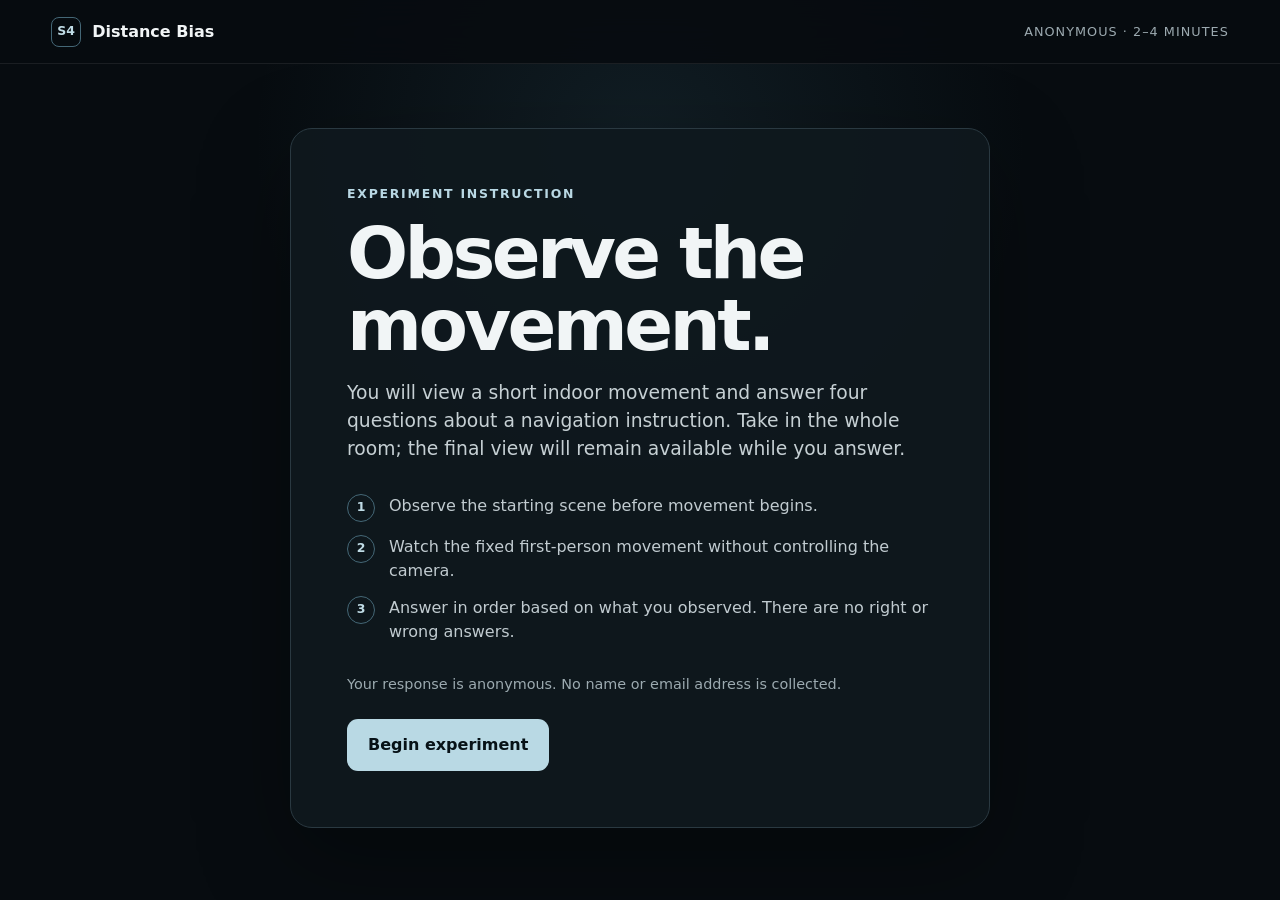
<file: s4.html>
<!doctype html>
<html lang="en">
<head>
  <meta charset="UTF-8" />
  <meta name="viewport" content="width=device-width, initial-scale=1.0" />
  <meta name="description" content="S4 distance-bias study." />
  <meta name="theme-color" content="#081015" />
  <link rel="icon" type="image/svg+xml" href="data:image/svg+xml,%3Csvg xmlns='http://www.w3.org/2000/svg' viewBox='0 0 32 32'%3E%3Crect width='32' height='32' rx='7' fill='%23081015'/%3E%3Ccircle cx='10' cy='16' r='4' fill='none' stroke='%239fc7d7' stroke-width='2.5'/%3E%3Ccircle cx='23' cy='16' r='2.2' fill='none' stroke='%239fc7d7' stroke-width='2.5'/%3E%3Cpath d='M14 16h6' stroke='%239fc7d7' stroke-width='2.5' stroke-linecap='round'/%3E%3C/svg%3E" />
  <title>S4 · Distance Bias</title>
  <link rel="stylesheet" href="pilot.css" />
  <script src="pilot-core.js"></script>
  <style>
    :root{color-scheme:dark;--bg:#070c10;--panel:#101920;--ink:#f1f5f6;--muted:#9caab0;--line:#2a3941;--accent:#9fc7d7;--accent-soft:rgba(159,199,215,.13);--danger:#efaaaa}
    *{box-sizing:border-box}html,body{margin:0;min-height:100%;background:var(--bg);color:var(--ink)}body{font-family:Inter,ui-sans-serif,system-ui,-apple-system,BlinkMacSystemFont,"Segoe UI",sans-serif;line-height:1.5;overflow-x:hidden}button,textarea,input{font:inherit}button{cursor:pointer}.hidden{display:none!important}
    .topbar{position:fixed;z-index:40;inset:0 0 auto;height:64px;display:flex;align-items:center;justify-content:space-between;padding:0 clamp(18px,4vw,54px);border-bottom:1px solid rgba(255,255,255,.08);background:rgba(7,12,16,.9);backdrop-filter:blur(16px)}.brand{display:flex;gap:11px;align-items:center;font-weight:720}.mark{width:30px;height:30px;display:grid;place-items:center;border:1px solid #446776;border-radius:8px;color:#c0dce6;font-size:.78rem}.meta{color:var(--muted);font-size:.8rem;letter-spacing:.08em;text-transform:uppercase}
    .intro,.finish{min-height:100dvh;padding:96px 20px 40px;display:grid;place-items:center;background:radial-gradient(circle at 50% 16%,rgba(64,111,130,.18),transparent 39%),#070c10}.intro-card,.finish-card{width:min(700px,100%);padding:clamp(28px,6vw,56px);border-radius:22px;border:1px solid var(--line);background:rgba(15,24,30,.92);box-shadow:0 30px 90px rgba(0,0,0,.34)}.eyebrow{color:#b9d8e4;font-size:.78rem;letter-spacing:.14em;text-transform:uppercase;font-weight:750}h1{margin:13px 0 18px;font-size:clamp(2.15rem,7vw,4.5rem);line-height:1;letter-spacing:-.05em;max-width:12ch}.lede{color:#c6d0d4;font-size:clamp(1rem,2vw,1.17rem);max-width:58ch}.steps{display:grid;gap:13px;padding:0;margin:30px 0;list-style:none;counter-reset:steps}.steps li{counter-increment:steps;display:grid;grid-template-columns:30px 1fr;gap:12px;color:#c1cbd0}.steps li::before{content:counter(steps);width:26px;height:26px;display:grid;place-items:center;border:1px solid #446776;border-radius:50%;color:#c0dce6;font-size:.78rem;font-weight:750}.privacy{color:var(--muted);font-size:.9rem;margin-bottom:24px}
    .primary{border:0;border-radius:11px;padding:14px 21px;min-height:50px;background:#b9d9e4;color:#071217;font-weight:780}.primary:hover{background:#cae5ed}.primary:disabled{opacity:.4;cursor:not-allowed}.secondary{border:1px solid #3a4a52;border-radius:9px;padding:9px 11px;background:#131e24;color:#edf3f5}.primary:focus-visible,.choice:focus-visible,.secondary:focus-visible,textarea:focus-visible,input:focus-visible{outline:3px solid rgba(159,199,215,.38);outline-offset:2px}
    .experiment{min-height:100dvh;padding-top:64px;background:#05090c}.viewport-shell{position:relative;height:calc(100dvh - 64px);min-height:540px;overflow:hidden}.scene-pane{position:absolute;inset:0;min-width:0;overflow:hidden}#scene{width:100%;height:100%;display:block}.vignette{pointer-events:none;position:absolute;inset:0;box-shadow:inset 0 0 110px 22px rgba(0,0,0,.42)}.scene-status{position:absolute;z-index:6;left:24px;top:22px;padding:9px 13px;display:flex;align-items:center;gap:10px;border:1px solid rgba(255,255,255,.13);border-radius:999px;background:rgba(8,13,17,.7);backdrop-filter:blur(10px);font-size:.9rem}.pulse{width:8px;height:8px;border-radius:50%;background:#a9cbd7;box-shadow:0 0 0 5px rgba(169,203,215,.1)}.progress{position:absolute;z-index:6;left:24px;right:24px;bottom:20px;height:3px;overflow:hidden;border-radius:3px;background:rgba(255,255,255,.17)}.progress-fill{height:100%;width:0;background:#a9cbd7}.chair-label{position:absolute;z-index:7;transform:translate(-50%,-50%);display:none;padding:7px 11px;border:1px solid rgba(255,255,255,.35);border-radius:8px;background:rgba(7,12,16,.9);color:#fff;font-size:.88rem;font-weight:760}
    .question-layer{position:absolute;z-index:10;inset:0;display:none;align-items:flex-end;justify-content:center;padding:24px;background:linear-gradient(180deg,transparent 32%,rgba(3,7,10,.84))}.question-card{width:min(760px,100%);max-height:84vh;overflow:auto;padding:clamp(20px,4vw,34px);border:1px solid var(--line);border-radius:18px;background:rgba(16,25,31,.96);box-shadow:0 24px 70px rgba(0,0,0,.48)}.viewport-shell.questions-active{display:grid;grid-template-columns:minmax(0,1fr) minmax(410px,540px);background:#0a1015}.questions-active .scene-pane{position:relative;inset:auto;height:100%}.questions-active .question-layer{position:relative;inset:auto;display:flex;align-items:center;padding:24px;border-left:1px solid var(--line);background:#0a1015}.questions-active .question-card{max-height:calc(100dvh - 112px);background:#101920;box-shadow:none}.condition-tag{display:block;margin:0 0 8px;color:#8fb3c2;font-size:.73rem;letter-spacing:.11em;text-transform:uppercase;font-weight:780}.instruction{display:block;margin:0 0 22px;padding:12px 14px;border-left:3px solid var(--accent);background:var(--accent-soft);font-weight:650}.q-index{color:#acd0de;font-size:.75rem;letter-spacing:.13em;text-transform:uppercase;font-weight:780}h2{margin:8px 0 20px;font-size:clamp(1.35rem,3vw,1.9rem);line-height:1.22;letter-spacing:-.025em}.choices{display:grid;gap:10px;margin-bottom:22px}.choice{width:100%;min-height:52px;display:flex;align-items:center;gap:13px;text-align:left;padding:14px 15px;border:1px solid #34434c;border-radius:11px;background:#131e24;color:#dce5e7}.choice:hover{border-color:#5e7d89}.choice.selected{border-color:#b9d9e4;background:var(--accent-soft);color:#fff}.choice-dot{width:17px;height:17px;flex:0 0 auto;border:1px solid #718088;border-radius:50%}.choice.selected .choice-dot{border:5px solid #b9d9e4}.check .choice-dot{border-radius:4px}.check.selected .choice-dot{background:#b9d9e4;border-color:#b9d9e4;box-shadow:inset 0 0 0 3px #142129}textarea,.other-input{width:100%;min-height:132px;padding:14px;resize:vertical;border:1px solid #34434c;border-radius:11px;background:#0d151b;color:#fff;font-size:1rem}.other-input{display:none;min-height:auto;margin:-10px 0 18px}.actions{display:flex;justify-content:flex-end;margin-top:18px}.validation{min-height:23px;color:var(--danger);font-size:.88rem}
    .preview-panel{position:fixed;z-index:55;top:78px;right:16px;width:min(390px,calc(100vw - 32px));padding:16px;border:1px solid #3b4b54;border-radius:14px;background:rgba(10,17,23,.97);box-shadow:0 20px 60px rgba(0,0,0,.42);display:none}.preview-panel h3{margin:0 0 5px;font-size:1rem}.preview-panel p{margin:0 0 12px;color:var(--muted);font-size:.82rem}.preview-grid{display:grid;grid-template-columns:repeat(3,1fr);gap:7px}.preview-row{display:grid;grid-template-columns:1fr 1fr;gap:7px;margin-top:8px}.preview-panel button{min-width:0}.preview-value{margin-top:10px;color:#c4ced2;font-size:.78rem}.validation-drawer{position:fixed;z-index:54;left:16px;top:78px;width:min(400px,calc(100vw - 32px));max-height:calc(100dvh - 94px);overflow:auto;display:none;padding:14px;border:1px solid #3b4b54;border-radius:14px;background:rgba(10,17,23,.97)}.validation-drawer h3{margin:0 0 10px}#topdown{width:100%;height:auto;display:block;border-radius:10px;background:#eef1ed}.metrics{display:grid;grid-template-columns:1fr 1fr;gap:7px;margin-top:10px}.metric{padding:9px;border:1px solid #314049;border-radius:9px;background:#111c22}.metric strong{display:block;font-size:.92rem}.metric span{color:var(--muted);font-size:.72rem}.artifact-gallery{display:grid;gap:10px;margin-top:12px}.artifact-gallery figure{margin:0}.artifact-gallery img,.artifact-gallery video{width:100%;display:block;border-radius:9px;border:1px solid #33434b}.artifact-gallery figcaption{margin-top:4px;color:var(--muted);font-size:.76rem}.artifact-gallery a{color:#b9d9e4}.record-code{color:var(--muted);font:.85rem ui-monospace,SFMono-Regular,Menlo,monospace}
    @media(max-width:920px){.meta{display:none}.topbar{height:58px;padding-inline:16px}.experiment{padding-top:58px}.viewport-shell{height:calc(100dvh - 58px)}.viewport-shell.questions-active{height:auto;min-height:calc(100dvh - 58px);overflow:visible;grid-template-columns:1fr;grid-template-rows:42vh auto}.questions-active .scene-pane{position:sticky;top:58px;z-index:2;height:42vh;min-height:280px}.questions-active .question-layer{min-height:calc(58vh - 58px);padding:12px 10px 22px;border-left:0;border-top:1px solid var(--line);align-items:flex-start}.questions-active .question-card{width:100%;max-height:none;overflow:visible}.scene-status{left:12px;top:12px}.progress{left:12px;right:12px;bottom:12px}.preview-panel,.validation-drawer{top:68px}}
  </style>
</head>
<body>
  <main>
    <header class="topbar"><div class="brand"><span class="mark">S4</span><span>Distance Bias</span></div><div class="meta">Anonymous · 2–4 minutes</div></header>
    <section class="intro" id="intro"><div class="intro-card"><div class="eyebrow">Experiment instruction</div><h1>Observe the movement.</h1><p class="lede">You will view a short indoor movement and answer four questions about a navigation instruction. Take in the whole room; the final view will remain available while you answer.</p><ol class="steps"><li>Observe the starting scene before movement begins.</li><li>Watch the fixed first-person movement without controlling the camera.</li><li>Answer in order based on what you observed. There are no right or wrong answers.</li></ol><p class="privacy">Your response is anonymous. No name or email address is collected.</p><button class="primary" id="beginButton">Begin experiment</button></div></section>
    <section class="experiment hidden" id="experiment" aria-label="S4 indoor observation scene"><div class="viewport-shell" id="viewportShell"><div class="scene-pane" id="scenePane"><canvas id="scene"></canvas><div class="vignette"></div><div class="scene-status"><span class="pulse"></span><span id="statusText">Loading scene…</span></div><div class="progress" id="progressTrack"><div class="progress-fill" id="progressFill"></div></div><div class="chair-label" id="labelNear"></div><div class="chair-label" id="labelFar"></div></div><div class="question-layer" id="questionLayer"><section class="question-card" aria-live="polite"><span class="condition-tag">Instruction</span><p class="instruction">“Go to the chair and stop beside it.”</p><div id="questionContent"></div></section></div></div></section>
    <section class="finish hidden" id="finish"><div class="finish-card"><div class="eyebrow">Complete</div><h1>Thank you.</h1><p class="lede">Your response has been recorded.</p><span class="record-code" id="recordCode"></span></div></section>
    <aside class="preview-panel" id="previewPanel" aria-label="S4 researcher preview controls"><h3>S4 researcher preview</h3><p>Heading is symmetric; only radial distance changes.</p><div class="preview-grid"><button class="secondary" data-frame="0">t0</button><button class="secondary" data-frame="1">mid</button><button class="secondary" data-frame="2">t3</button></div><div class="preview-row"><button class="secondary" id="conditionButton">Unequal distance</button><button class="secondary" id="mirrorButton">Near: left</button></div><div class="preview-row"><button class="secondary" id="questionButton">Question page</button><button class="secondary" id="replayButton">Replay 6.2 s</button></div><div class="preview-row"><button class="secondary" id="packButton">Generate frames</button><button class="secondary" id="recordButton">Record WebM</button></div><div class="preview-row"><button class="secondary" id="layoutButton">Layout + metrics</button><button class="secondary" id="exportButton">Export JSON</button></div><div class="preview-value" id="previewValue"></div></aside>
    <aside class="validation-drawer" id="validationDrawer"><h3>Variable check</h3><canvas id="topdown" width="720" height="560"></canvas><div class="metrics"><div class="metric"><strong id="distanceMetric">3.90 / 5.80 m</strong><span>Near / far distance</span></div><div class="metric"><strong>±18°</strong><span>Heading offsets</span></div><div class="metric"><strong id="deltaMetric">1.90 m</strong><span>Distance difference</span></div><div class="metric"><strong id="sizeMetric">1.49×</strong><span>Natural size ratio risk</span></div></div><div class="artifact-gallery" id="artifactGallery"></div></aside>
  </main>
  <script type="module">
import * as THREE from './three.module.js';
    const INSTRUCTION='Go to the chair and stop beside it.';
    const CONFIG={durationMs:6200,settleMs:3000,decisionHoldMs:4000,cameraStart:new THREE.Vector3(0,1.66,10),decisionPoint:new THREE.Vector3(0,1.66,3),nearRadius:3.9,farRadius:5.8,angleDeg:18,hall:{width:17,depth:25,height:4.5}};
    const params=new URLSearchParams(location.search),isPreview=params.get('preview')==='1';
    const pilotAssignment=VLNPilot.assignmentFor('S4');
    const assignment={distanceCondition:pilotAssignment.condition==='experimental'?'unequal':'equal',nearTargetSide:pilotAssignment.cueTargetSide,nearTargetLabel:pilotAssignment.cueTargetLabel};assignment.farTargetLabel=pilotAssignment.nonCueTargetLabel;
    const participantId=pilotAssignment.participantId;
    const state={stage:'intro',question:1,answer1:'',answer2:'',answer3:'',factors:[],other:'',playing:false,holdingFinal:false,progress:0,playbackStart:null,questionShownAt:null,q1SubmittedAt:null,recording:false};
    const $=s=>document.querySelector(s),intro=$('#intro'),experiment=$('#experiment'),finish=$('#finish'),viewportShell=$('#viewportShell'),scenePane=$('#scenePane'),questionLayer=$('#questionLayer'),questionContent=$('#questionContent'),statusText=$('#statusText'),progressTrack=$('#progressTrack'),progressFill=$('#progressFill'),labelNear=$('#labelNear'),labelFar=$('#labelFar'),previewPanel=$('#previewPanel'),previewValue=$('#previewValue'),validationDrawer=$('#validationDrawer'),gallery=$('#artifactGallery');
    let renderer,scene,camera,nearChair,farChair,mediaRecorder,recordChunks=[];
    const rad=d=>d*Math.PI/180;function targetPosition(angle,radius){return new THREE.Vector3(Math.sin(rad(angle))*radius,0,CONFIG.decisionPoint.z-Math.cos(rad(angle))*radius)}
    function sceneValues(){const sign=assignment.nearTargetSide==='right'?1:-1,nearR=assignment.distanceCondition==='equal'?CONFIG.farRadius:CONFIG.nearRadius;return{nearAngle:sign*CONFIG.angleDeg,farAngle:-sign*CONFIG.angleDeg,nearRadius:nearR,farRadius:CONFIG.farRadius,near:targetPosition(sign*CONFIG.angleDeg,nearR),far:targetPosition(-sign*CONFIG.angleDeg,CONFIG.farRadius)}}
    function material(color,rough=.78,metal=.03){return new THREE.MeshStandardMaterial({color,roughness:rough,metalness:metal})}function box(parent,size,pos,mat){const m=new THREE.Mesh(new THREE.BoxGeometry(size.x,size.y,size.z),mat);m.position.copy(pos);m.castShadow=true;m.receiveShadow=true;parent.add(m);return m}
    function createChair(pos){const root=new THREE.Group(),fabric=material(0x365763,.9),frame=material(0x222a2e,.45,.36);box(root,new THREE.Vector3(1.18,.18,1.06),new THREE.Vector3(0,.93,0),fabric);box(root,new THREE.Vector3(1.18,1.12,.18),new THREE.Vector3(0,1.53,.44),fabric);[-.47,.47].forEach(x=>[-.38,.38].forEach(z=>box(root,new THREE.Vector3(.1,.82,.1),new THREE.Vector3(x,.43,z),frame)));box(root,new THREE.Vector3(1.06,.08,.08),new THREE.Vector3(0,.08,-.38),frame);root.position.copy(pos);scene.add(root);return root}
    function buildScene(){renderer=new THREE.WebGLRenderer({canvas:$('#scene'),antialias:true,powerPreference:'high-performance',preserveDrawingBuffer:true});renderer.setPixelRatio(Math.min(devicePixelRatio,1.75));renderer.outputColorSpace=THREE.SRGBColorSpace;renderer.shadowMap.enabled=true;renderer.shadowMap.type=THREE.PCFSoftShadowMap;renderer.toneMapping=THREE.ACESFilmicToneMapping;renderer.toneMappingExposure=1.02;scene=new THREE.Scene();scene.background=new THREE.Color(0x151d21);scene.fog=new THREE.Fog(0x151d21,18,34);camera=new THREE.PerspectiveCamera(55,1,.1,70);
      const floor=new THREE.Mesh(new THREE.PlaneGeometry(CONFIG.hall.width,CONFIG.hall.depth),material(0x8a8e8d,.97));floor.rotation.x=-Math.PI/2;floor.position.z=1.5;floor.receiveShadow=true;scene.add(floor);const wall=material(0xd5d5d0,.92);box(scene,new THREE.Vector3(CONFIG.hall.width,CONFIG.hall.height,.22),new THREE.Vector3(0,CONFIG.hall.height/2,-8),wall);box(scene,new THREE.Vector3(.22,CONFIG.hall.height,CONFIG.hall.depth),new THREE.Vector3(-8.5,CONFIG.hall.height/2,1.5),wall);box(scene,new THREE.Vector3(.22,CONFIG.hall.height,CONFIG.hall.depth),new THREE.Vector3(8.5,CONFIG.hall.height/2,1.5),wall);const ceiling=new THREE.Mesh(new THREE.PlaneGeometry(CONFIG.hall.width,CONFIG.hall.depth),material(0xc3c3be,.9));ceiling.rotation.x=Math.PI/2;ceiling.position.set(0,CONFIG.hall.height,1.5);scene.add(ceiling);
      const runner=new THREE.Mesh(new THREE.PlaneGeometry(5.2,19),material(0x414b4f,1));runner.rotation.x=-Math.PI/2;runner.position.set(0,.012,1.2);runner.receiveShadow=true;scene.add(runner);const seamMat=new THREE.MeshBasicMaterial({color:0x747d7e});[-1.72,1.72].forEach(x=>{const seam=new THREE.Mesh(new THREE.PlaneGeometry(.025,19),seamMat);seam.rotation.x=-Math.PI/2;seam.position.set(x,.018,1.2);scene.add(seam)});const slatMat=material(0xa9aba7,.9);for(let x=-7.4;x<=7.4;x+=.74)box(scene,new THREE.Vector3(.028,2.5,.07),new THREE.Vector3(x,2.03,-7.84),slatMat);
      const v=sceneValues();nearChair=createChair(v.near);farChair=createChair(v.far);scene.add(new THREE.HemisphereLight(0xeaf1f2,0x555d62,1.8));const key=new THREE.DirectionalLight(0xfff3dc,3);key.position.set(0,8,7);key.castShadow=true;key.shadow.mapSize.set(1536,1536);key.shadow.camera.left=-10;key.shadow.camera.right=10;key.shadow.camera.top=10;key.shadow.camera.bottom=-10;scene.add(key);[-5.5,0,5.5].forEach(x=>[7,.5,-6].forEach(z=>{const l=new THREE.PointLight(0xfff4de,13,9,1.9);l.position.set(x,4,z);scene.add(l);const panel=new THREE.Mesh(new THREE.BoxGeometry(1.8,.035,.42),new THREE.MeshBasicMaterial({color:0xeee6d5}));panel.position.set(x,4.28,z);scene.add(panel)}));labelNear.textContent=`Chair ${assignment.nearTargetLabel}`;labelFar.textContent=`Chair ${assignment.farTargetLabel}`;setCamera(0);resize();window.addEventListener('resize',resize);requestAnimationFrame(animate)}
    function resize(){if(!renderer)return;const w=scenePane.clientWidth,h=scenePane.clientHeight;renderer.setSize(w,h,false);camera.aspect=w/h;const hf=THREE.MathUtils.degToRad(state.stage==='questions'?92:82);camera.fov=Math.max(50,Math.min(94,THREE.MathUtils.radToDeg(2*Math.atan(Math.tan(hf/2)/camera.aspect))));camera.updateProjectionMatrix()}function ease(t){return t<.5?4*t*t*t:1-Math.pow(-2*t+2,3)/2}
    function setCamera(p){state.progress=Math.max(0,Math.min(1,p));camera.position.lerpVectors(CONFIG.cameraStart,CONFIG.decisionPoint,ease(state.progress));camera.lookAt(0,1.05,camera.position.z-12);progressFill.style.width=`${state.progress*100}%`;updateLabels();updatePreview()}
    function animate(now){requestAnimationFrame(animate);if(state.playing){const elapsed=now-state.playbackStart;if(elapsed<0){setCamera(0);statusText.textContent='Take a moment to observe the room'}else{const p=Math.min(1,elapsed/CONFIG.durationMs);setCamera(p);statusText.textContent=state.recording?'Recording trajectory':'Observation in progress';if(p>=1)endMotion()}}renderer.render(scene,camera);updateLabels()}
    function start(){intro.classList.add('hidden');experiment.classList.remove('hidden');resize();setCamera(0);state.playbackStart=performance.now()+CONFIG.settleMs;state.playing=true;statusText.textContent='Take a moment to observe the room'}function endMotion(){state.playing=false;setCamera(1);progressTrack.classList.add('hidden');if(isPreview){state.stage='preview';statusText.textContent='Preview · t3';return}if(!state.holdingFinal){state.holdingFinal=true;statusText.textContent='Observe the final view';setTimeout(showQuestions,CONFIG.decisionHoldMs)}}
    function showQuestions(){state.stage='questions';setCamera(1);statusText.textContent='Decision point';viewportShell.classList.add('questions-active');labelNear.style.display='block';labelFar.style.display='block';state.questionShownAt=performance.now();renderQuestion();questionLayer.style.display='flex';requestAnimationFrame(resize)}function projectLabel(obj,el){if(el.style.display==='none')return;const p=new THREE.Vector3();obj.getWorldPosition(p);p.y+=2.25;p.project(camera);el.style.left=`${(p.x*.5+.5)*scenePane.clientWidth}px`;el.style.top=`${(-p.y*.5+.5)*scenePane.clientHeight}px`}function updateLabels(){if(!nearChair||state.stage!=='questions')return;projectLabel(nearChair,labelNear);projectLabel(farChair,labelFar)}
    function esc(v){return String(v).replace(/[&<>'"]/g,c=>({'&':'&amp;','<':'&lt;','>':'&gt;',"'":'&#39;','"':'&quot;'}[c]))}function radio(name,values,selected){return `<div class="choices">${values.map(v=>`<button class="choice ${selected===v?'selected':''}" data-radio="${name}" data-value="${esc(v)}" aria-pressed="${selected===v}"><span class="choice-dot"></span><span>${v}</span></button>`).join('')}</div>`}
    function renderQuestion(){let html=`<div class="q-index">Question ${state.question} of 4</div>`;if(state.question===1)html+=`<h2>${VLNPilot.QUESTIONS.q1}</h2>${radio('q1',['Chair A','Chair B','Cannot judge'],state.answer1)}<div class="validation" id="validation"></div><div class="actions"><button class="primary" id="next" ${state.answer1?'':'disabled'}>Continue</button></div>`;else if(state.question===2)html+=`<h2>${VLNPilot.QUESTIONS.q2}</h2>${radio('q2',['Chair A','Chair B'],state.answer2)}<div class="validation" id="validation"></div><div class="actions"><button class="primary" id="next" ${state.answer2?'':'disabled'}>Continue</button></div>`;else if(state.question===3)html+=`<h2>${VLNPilot.QUESTIONS.q3}</h2><textarea id="reason" aria-label="Reason for your choice" placeholder="Write your reason here…" maxlength="1200">${esc(state.answer3)}</textarea><div class="validation" id="validation"></div><div class="actions"><button class="primary" id="next" ${state.answer3.trim()?'':'disabled'}>Continue</button></div>`;else{const fs=VLNPilot.FACTORS;html+=`<h2>${VLNPilot.QUESTIONS.q4}</h2><div class="choices">${fs.map(f=>`<button class="choice check ${state.factors.includes(f)?'selected':''}" data-factor="${esc(f)}" aria-pressed="${state.factors.includes(f)}"><span class="choice-dot"></span><span>${f}</span></button>`).join('')}</div><input class="other-input" id="otherInput" aria-label="Other factor" placeholder="Please specify" maxlength="300" value="${esc(state.other)}" style="display:${state.factors.includes('Other')?'block':'none'}"><div class="validation" id="validation"></div><div class="actions"><button class="primary" id="submit" ${state.factors.length?'':'disabled'}>Submit response</button></div>`}questionContent.innerHTML=html;bindQuestion()}
    function bindQuestion(){questionContent.querySelectorAll('[data-radio]').forEach(b=>b.addEventListener('click',()=>{if(b.dataset.radio==='q1')state.answer1=b.dataset.value;else state.answer2=b.dataset.value;renderQuestion()}));const r=$('#reason');if(r)r.addEventListener('input',()=>{state.answer3=r.value;$('#next').disabled=!state.answer3.trim()});questionContent.querySelectorAll('[data-factor]').forEach(b=>b.addEventListener('click',()=>{const f=b.dataset.factor;state.factors=state.factors.includes(f)?state.factors.filter(x=>x!==f):[...state.factors,f];renderQuestion()}));const o=$('#otherInput');if(o)o.addEventListener('input',()=>state.other=o.value);const n=$('#next');if(n)n.addEventListener('click',()=>{if(state.question===1){if(!state.answer1)return;state.q1SubmittedAt=performance.now()}if(state.question===2&&!state.answer2)return;if(state.question===3&&!state.answer3.trim()){ $('#validation').textContent='Please provide a brief reason before continuing.';return}state.question++;renderQuestion()});const s=$('#submit');if(s)s.addEventListener('click',submit)}
    function submit(){if(!state.factors.length)return;if(state.factors.includes('Other')&&!state.other.trim()){ $('#validation').textContent='Please specify the other factor.';return}const v=sceneValues(),record={instruction:INSTRUCTION,q1Answer:state.answer1,q2Answer:state.answer2,q3FreeText:state.answer3.trim(),q4Factors:state.factors,q4Other:state.other.trim()||null,q1ResponseTimeMs:Math.round(state.q1SubmittedAt-state.questionShownAt),questionnaireDurationMs:Math.round(performance.now()-state.questionShownAt),observationDurationMs:CONFIG.durationMs,sceneMetrics:{cueDistanceM:v.nearRadius,nonCueDistanceM:v.farRadius,absoluteHeadingOffsetDeg:CONFIG.angleDeg,naturalApparentSizeRatio:+(v.farRadius/v.nearRadius).toFixed(2)}};const result=VLNPilot.saveResponse(record,pilotAssignment);experiment.classList.add('hidden');finish.classList.remove('hidden');VLNPilot.finishUI(pilotAssignment,result);state.stage='complete'}
    function applyScene(){const v=sceneValues();nearChair.position.copy(v.near);farChair.position.copy(v.far);drawTopdown();updateMetrics();setCamera(state.progress)}function updateMetrics(){const v=sceneValues(),delta=Math.abs(v.farRadius-v.nearRadius);$('#distanceMetric').textContent=`${v.nearRadius.toFixed(2)} / ${v.farRadius.toFixed(2)} m`;$('#deltaMetric').textContent=`${delta.toFixed(2)} m`;$('#sizeMetric').textContent=`${(v.farRadius/v.nearRadius).toFixed(2)}×`}function updatePreview(){if(!isPreview||!camera)return;const v=sceneValues(),records=VLNPilot.allData().responses.length;previewValue.textContent=`${assignment.distanceCondition} · cue ${assignment.nearTargetSide} / Chair ${assignment.nearTargetLabel} · distances ${v.nearRadius.toFixed(2)} / ${v.farRadius.toFixed(2)} m · records ${records}`}
    function drawTopdown(){const c=$('#topdown'),ctx=c.getContext('2d'),W=c.width,H=c.height;ctx.clearRect(0,0,W,H);ctx.fillStyle='#eef1ed';ctx.fillRect(0,0,W,H);const ox=W/2,scale=23,zBase=350,xy=v=>[ox+v.x*scale,zBase-v.z*scale],v=sceneValues(),s=xy(CONFIG.cameraStart),d=xy(CONFIG.decisionPoint),n=xy(v.near),f=xy(v.far);ctx.strokeStyle='#c5cbc7';ctx.lineWidth=2;ctx.strokeRect(ox-8.5*scale,zBase-10*scale,17*scale,19*scale);ctx.strokeStyle='#597780';ctx.lineWidth=7;ctx.beginPath();ctx.moveTo(...s);ctx.lineTo(...d);ctx.stroke();ctx.fillStyle='#294951';ctx.beginPath();ctx.moveTo(d[0],d[1]-18);ctx.lineTo(d[0]-9,d[1]+2);ctx.lineTo(d[0]+9,d[1]+2);ctx.closePath();ctx.fill();ctx.setLineDash([7,6]);ctx.lineWidth=2;ctx.strokeStyle='#718187';[n,f].forEach(q=>{ctx.beginPath();ctx.moveTo(...d);ctx.lineTo(...q);ctx.stroke()});ctx.setLineDash([]);function chair(q,label,isRight){ctx.fillStyle='#4b7180';ctx.fillRect(q[0]-17,q[1]-13,34,26);ctx.fillStyle='#172124';ctx.font='700 16px system-ui';ctx.textAlign=isRight?'left':'right';ctx.fillText(label,q[0]+(isRight?24:-24),q[1]+5);ctx.textAlign='left'}const nearRight=assignment.nearTargetSide==='right';chair(n,`${assignment.distanceCondition==='unequal'?'Near':'Reference'} · Chair ${assignment.nearTargetLabel}`,nearRight);chair(f,`${assignment.distanceCondition==='unequal'?'Far':'Equal'} · Chair ${assignment.farTargetLabel}`,!nearRight);ctx.fillStyle='#172124';ctx.font='700 17px system-ui';ctx.fillText('Start',s[0]+14,s[1]);ctx.fillText('Decision point',d[0]+14,d[1]+3);ctx.font='15px system-ui';ctx.fillText(`${v.nearRadius.toFixed(2)} m`,(d[0]+n[0])/2+(nearRight?12:-67),(d[1]+n[1])/2);ctx.fillText(`${v.farRadius.toFixed(2)} m`,(d[0]+f[0])/2+(nearRight?-67:12),(d[1]+f[1])/2);ctx.fillStyle='#4c6a75';ctx.fillText(`heading offsets: ±${CONFIG.angleDeg}°`,d[0]-72,d[1]+76)}
    function addImage(dataUrl,caption,file){const fig=document.createElement('figure');fig.innerHTML=`<a href="${dataUrl}" download="${file}"><img src="${dataUrl}" alt="${caption}"></a><figcaption>${caption} · click to download</figcaption>`;gallery.appendChild(fig)}function generateFrames(){validationDrawer.style.display='block';gallery.innerHTML='';const current=state.progress;[[0,'t0 starting view','s4-t0.png'],[.5,'Mid-trajectory first-person view','s4-mid.png'],[1,'t3 decision-point view','s4-t3.png']].forEach(([p,cap,file])=>{setCamera(p);renderer.render(scene,camera);addImage(renderer.domElement.toDataURL('image/png'),cap,file)});drawTopdown();addImage($('#topdown').toDataURL('image/png'),'Top-down scene layout','s4-topdown.png');setCamera(current);renderer.render(scene,camera)}
    function recordVideo(){if(state.recording)return;validationDrawer.style.display='block';recordChunks=[];const stream=renderer.domElement.captureStream(30),mime=MediaRecorder.isTypeSupported('video/webm;codecs=vp9')?'video/webm;codecs=vp9':'video/webm';mediaRecorder=new MediaRecorder(stream,{mimeType:mime,videoBitsPerSecond:5500000});mediaRecorder.ondataavailable=e=>{if(e.data.size)recordChunks.push(e.data)};mediaRecorder.onstop=()=>{const blob=new Blob(recordChunks,{type:'video/webm'}),url=URL.createObjectURL(blob),fig=document.createElement('figure');fig.innerHTML=`<video controls src="${url}"></video><figcaption>6.2-second fixed trajectory · <a href="${url}" download="s4-trajectory.webm">download WebM</a></figcaption>`;gallery.appendChild(fig);state.recording=false;$('#recordButton').textContent='Record WebM'};state.stage='preview';viewportShell.classList.remove('questions-active');questionLayer.style.display='none';labelNear.style.display='none';labelFar.style.display='none';progressTrack.classList.remove('hidden');state.recording=true;$('#recordButton').textContent='Recording…';setCamera(0);state.playbackStart=performance.now();state.playing=true;mediaRecorder.start(250);setTimeout(()=>{if(mediaRecorder.state!=='inactive')mediaRecorder.stop()},CONFIG.durationMs+350)}
    function resetPreviewFrame(p=1){state.playing=false;state.stage='preview';viewportShell.classList.remove('questions-active');questionLayer.style.display='none';labelNear.style.display='none';labelFar.style.display='none';setCamera(p);resize()}function enablePreview(){intro.classList.add('hidden');experiment.classList.remove('hidden');previewPanel.style.display='block';state.stage='preview';setCamera(1);statusText.textContent='Preview · t3';progressTrack.classList.add('hidden');$('#conditionButton').textContent=assignment.distanceCondition==='unequal'?'Unequal distance':'Equal baseline';$('#mirrorButton').textContent=`Cue: ${assignment.nearTargetSide}`;document.querySelectorAll('[data-frame]').forEach(b=>b.addEventListener('click',()=>{const p=[0,.5,1][Number(b.dataset.frame)];resetPreviewFrame(p);statusText.textContent=b.dataset.frame==='0'?'Preview · t0':b.dataset.frame==='1'?'Preview · mid':'Preview · t3'}));$('#conditionButton').addEventListener('click',()=>{assignment.distanceCondition=assignment.distanceCondition==='unequal'?'equal':'unequal';$('#conditionButton').textContent=assignment.distanceCondition==='unequal'?'Unequal distance':'Equal baseline';applyScene();resetPreviewFrame(1);statusText.textContent=`Preview · ${assignment.distanceCondition}`});$('#mirrorButton').addEventListener('click',()=>{assignment.nearTargetSide=assignment.nearTargetSide==='right'?'left':'right';$('#mirrorButton').textContent=`Cue: ${assignment.nearTargetSide}`;applyScene()});$('#questionButton').addEventListener('click',()=>{state.question=1;showQuestions()});$('#replayButton').addEventListener('click',()=>{resetPreviewFrame(0);progressTrack.classList.remove('hidden');state.playbackStart=performance.now();state.playing=true});$('#packButton').addEventListener('click',generateFrames);$('#recordButton').addEventListener('click',recordVideo);$('#layoutButton').addEventListener('click',()=>{validationDrawer.style.display=validationDrawer.style.display==='block'?'none':'block';drawTopdown()});$('#exportButton').addEventListener('click',VLNPilot.exportJSON);drawTopdown();updateMetrics();resize()}
    $('#beginButton').addEventListener('click',start);buildScene();VLNPilot.debugBadge(pilotAssignment,{instruction:INSTRUCTION,manipulatedCue:'distance bias',mirrorCondition:`near-${assignment.nearTargetSide}`});if(isPreview)enablePreview();
  </script>
</body>
</html>
</file>
<file: pilot.css>
.pilot-debug-badge{position:fixed;z-index:1000;left:12px;bottom:12px;width:min(440px,calc(100vw - 24px));max-height:42vh;overflow:auto;padding:11px 13px;border:1px solid #d3a84d;border-radius:9px;background:rgba(24,18,7,.96);color:#ffe4a4;font:600 12px/1.4 ui-monospace,SFMono-Regular,Consolas,monospace;box-shadow:0 8px 28px rgba(0,0,0,.35)}.pilot-debug-summary>strong{display:block;margin-bottom:6px;letter-spacing:.08em}.pilot-debug-summary div{display:grid;grid-template-columns:112px 1fr;gap:5px}.pilot-debug-summary span{color:#d8b96f}.pilot-debug-summary b{font-weight:650;color:#fff0c7;overflow-wrap:anywhere}
.pilot-finish-actions{margin-top:28px}.pilot-next{display:inline-flex;align-items:center;justify-content:center;min-height:48px;padding:0 20px;border-radius:10px;background:#b9d9e4;color:#10181c;text-decoration:none;font-weight:800}.pilot-next:hover{filter:brightness(1.06)}
</file>
